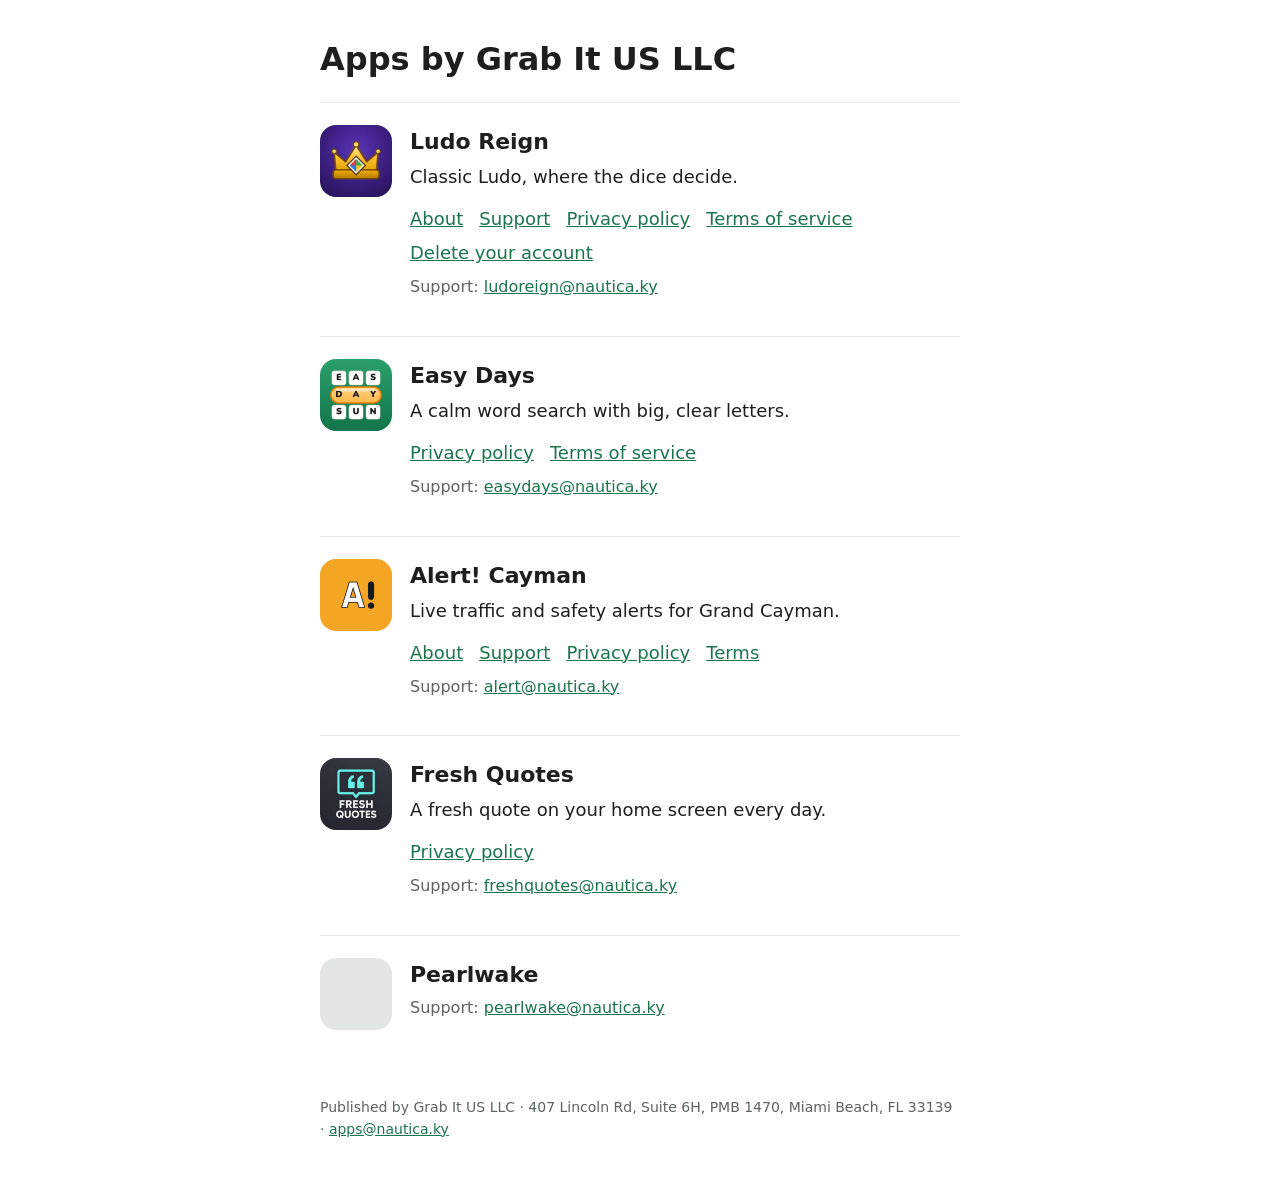
<file: index.html>
<!doctype html>
<html lang="en">
<head>
<meta charset="utf-8">
<meta name="viewport" content="width=device-width, initial-scale=1">
<title>Apps by Grab It US LLC</title>
<link rel="stylesheet" href="/assets/site.css">
</head>
<body>
<main>
<h1>Apps by Grab It US LLC</h1>
<ul class="apps">
<li class="app">
<img src="/assets/icons/ludo-reign.png" alt="" width="72" height="72">
<div>
<h2>Ludo Reign</h2>
<p>Classic Ludo, where the dice decide.</p>
<ul class="links"><li><a href="/ludo-reign/">About</a></li><li><a href="/ludo-reign/support/">Support</a></li><li><a href="/ludo-reign/privacy/">Privacy policy</a></li><li><a href="/ludo-reign/terms/">Terms of service</a></li><li><a href="/ludo-reign/delete-account/">Delete your account</a></li></ul>
<p class="email">Support: <a href="mailto:ludoreign@nautica.ky">ludoreign@nautica.ky</a></p>
</div>
</li>
<li class="app">
<img src="/assets/icons/easy-days.png" alt="" width="72" height="72">
<div>
<h2>Easy Days</h2>
<p>A calm word search with big, clear letters.</p>
<ul class="links"><li><a href="/easy-days/privacy/">Privacy policy</a></li><li><a href="/easy-days/terms/">Terms of service</a></li></ul>
<p class="email">Support: <a href="mailto:easydays@nautica.ky">easydays@nautica.ky</a></p>
</div>
</li>
<li class="app">
<img src="/assets/icons/alert-cayman.png" alt="" width="72" height="72">
<div>
<h2>Alert! Cayman</h2>
<p>Live traffic and safety alerts for Grand Cayman.</p>
<ul class="links"><li><a href="/alert-cayman/">About</a></li><li><a href="/alert-cayman/support/">Support</a></li><li><a href="/alert-cayman/privacy/">Privacy policy</a></li><li><a href="/alert-cayman/terms/">Terms</a></li></ul>
<p class="email">Support: <a href="mailto:alert@nautica.ky">alert@nautica.ky</a></p>
</div>
</li>
<li class="app">
<img src="/assets/icons/fresh-quotes.png" alt="" width="72" height="72">
<div>
<h2>Fresh Quotes</h2>
<p>A fresh quote on your home screen every day.</p>
<ul class="links"><li><a href="/fresh-quotes/privacy/">Privacy policy</a></li></ul>
<p class="email">Support: <a href="mailto:freshquotes@nautica.ky">freshquotes@nautica.ky</a></p>
</div>
</li>
<li class="app">
<span class="noicon"></span>
<div>
<h2>Pearlwake</h2>
<p class="email">Support: <a href="mailto:pearlwake@nautica.ky">pearlwake@nautica.ky</a></p>
</div>
</li>
</ul>
</main>
<footer class="site-footer">
<p class="publisher">Published by Grab It US LLC · 407 Lincoln Rd, Suite 6H, PMB 1470, Miami Beach, FL 33139 · <a href="mailto:apps@nautica.ky">apps@nautica.ky</a></p>
</footer>
</body>
</html>
</file>
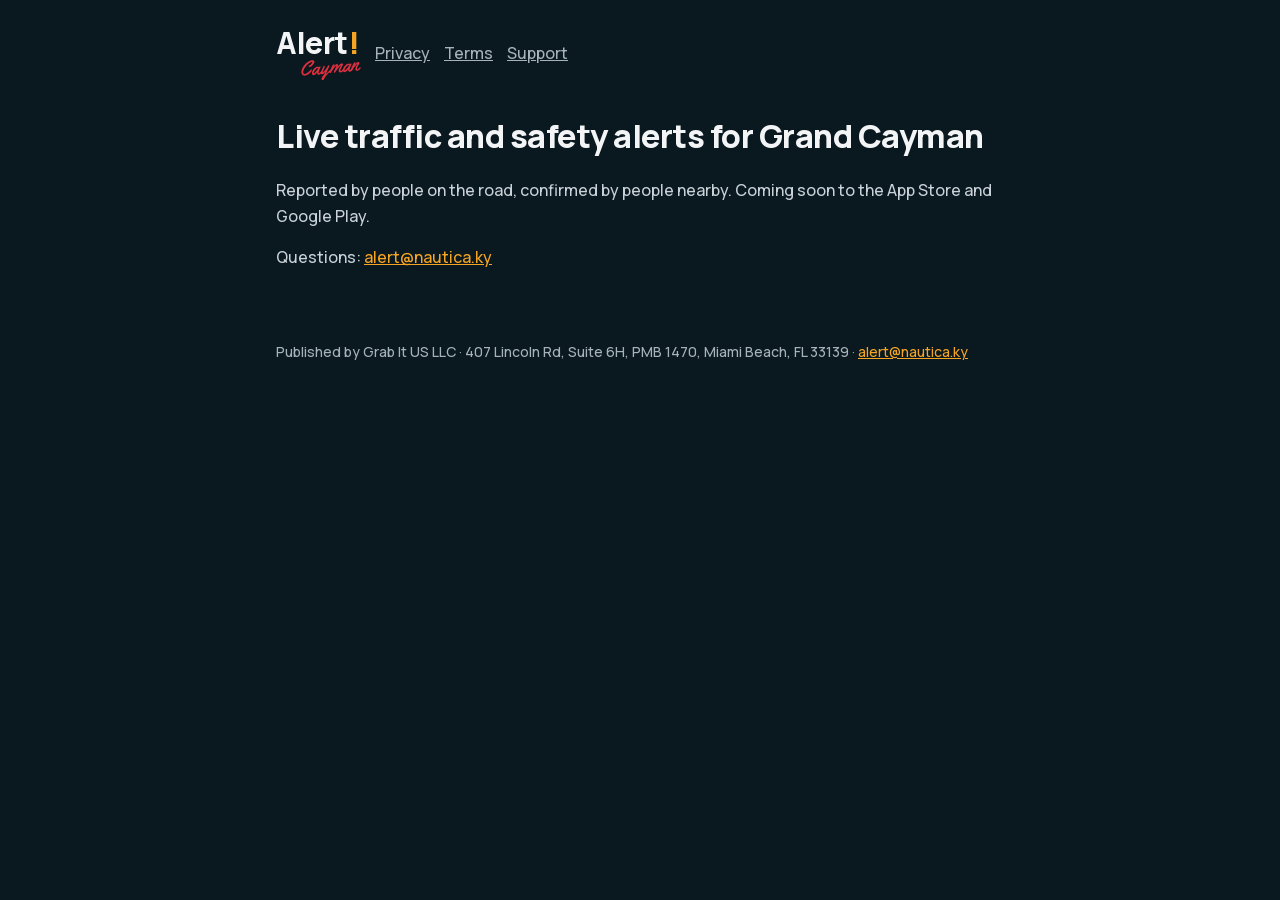
<file: alert-cayman/index.html>
<!doctype html>
<html lang="en">
  <head>
    <meta charset="utf-8" />
    <meta name="viewport" content="width=device-width, initial-scale=1" />
    <title>Alert! Cayman</title>
    <meta name="description" content="Live traffic and safety alerts for Grand Cayman, reported by people on the road." />
    <link rel="stylesheet" href="/alert-cayman/site.css" />
  </head>
  <body>
    <header>
      <a class="mark" href="/alert-cayman/" aria-label="Alert! Cayman home"><span class="alert">Alert<span class="bang">!</span></span><span class="cayman">Cayman</span></a>
      <nav><a href="/alert-cayman/privacy/">Privacy</a><a href="/alert-cayman/terms/">Terms</a><a href="/alert-cayman/support/">Support</a></nav>
    </header>
    <main>
      <h1>Live traffic and safety alerts for Grand Cayman</h1>
      <p>Reported by people on the road, confirmed by people nearby. Coming soon to the App Store and Google Play.</p>
      <p>Questions: <a href="mailto:alert@nautica.ky">alert@nautica.ky</a></p>
    </main>
    <footer class="site-footer">
<p class="publisher">Published by Grab It US LLC · 407 Lincoln Rd, Suite 6H, PMB 1470, Miami Beach, FL 33139 · <a href="mailto:alert@nautica.ky">alert@nautica.ky</a></p>
</footer>
  </body>
</html>
</file>
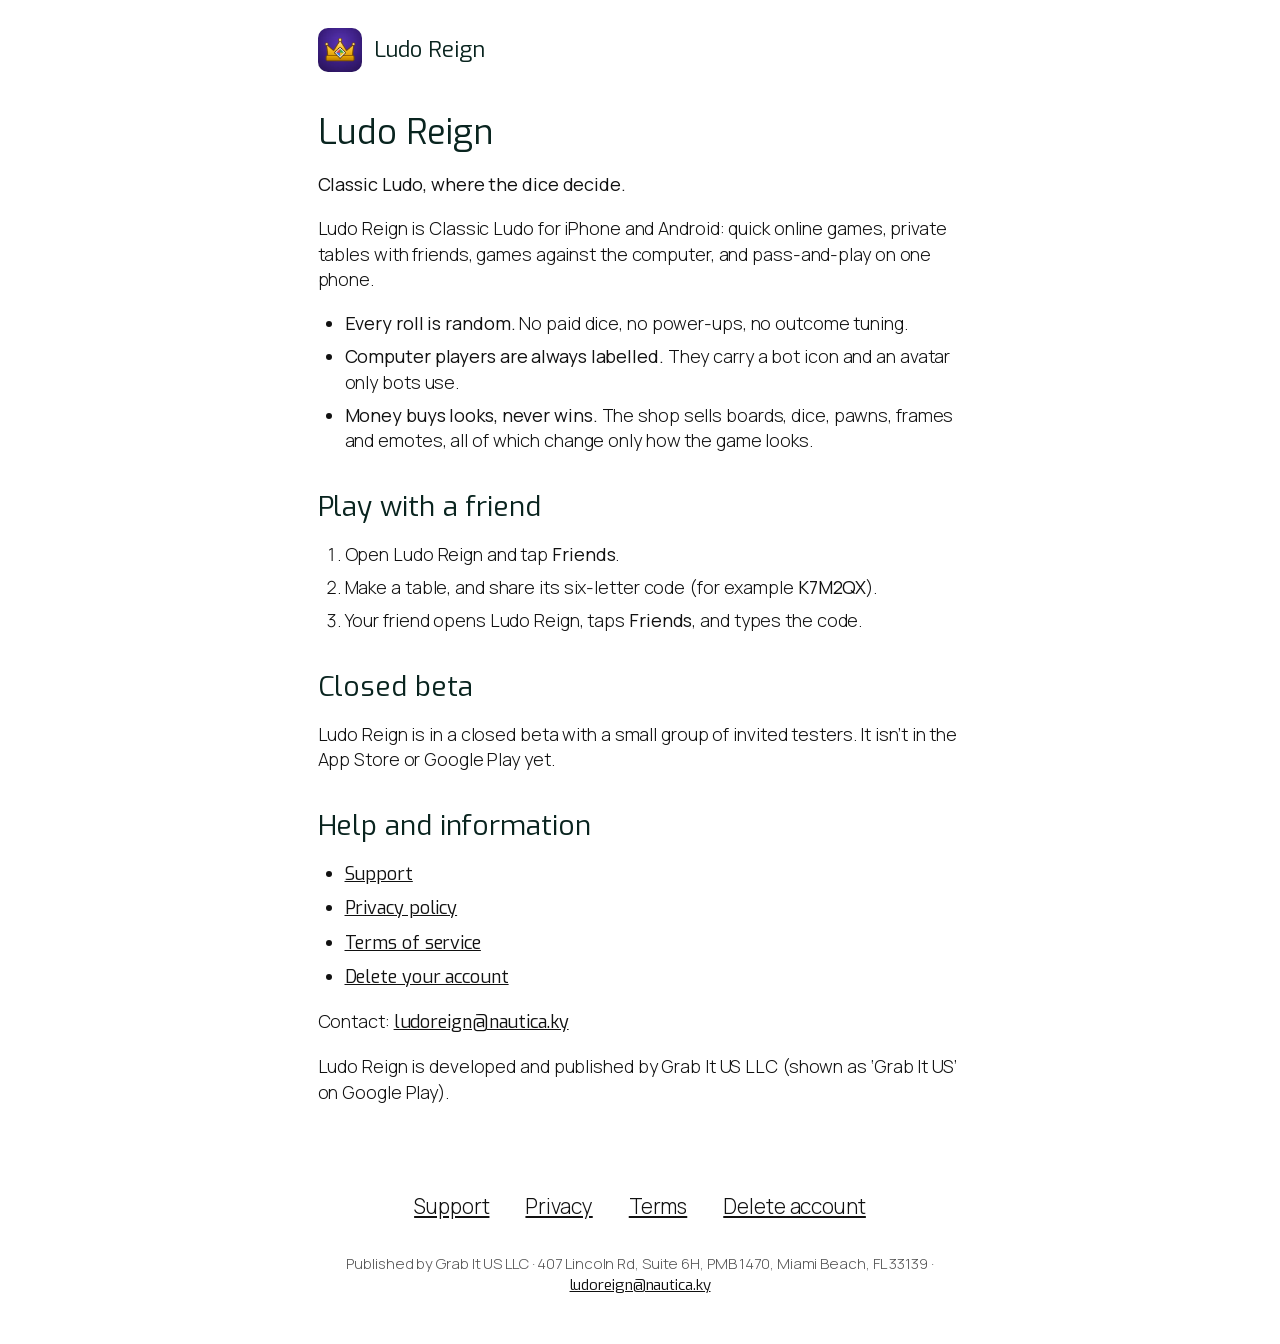
<file: ludo-reign/index.html>
<!doctype html>
<html lang="en">
<head>
<meta charset="utf-8">
<meta name="viewport" content="width=device-width, initial-scale=1">
<title>Ludo Reign &#8211; Grab It</title>
<link rel="stylesheet" href="/assets/ludo-reign.css">
</head>
<body>
<header class="game"><a href="/ludo-reign/"><img src="/assets/icons/ludo-reign.png" alt="" width="44" height="44"><span>Ludo Reign</span></a></header>
<main>
<div>
		<h1>Ludo Reign</h1>
		<div>
<p><strong>Classic Ludo, where the dice decide.</strong></p>
<p>Ludo Reign is Classic Ludo for iPhone and Android: quick online games, private tables with friends, games against the computer, and pass-and-play on one phone.</p>
<ul>
<li><strong>Every roll is random.</strong> No paid dice, no power-ups, no outcome tuning.</li>
<li><strong>Computer players are always labelled.</strong> They carry a bot icon and an avatar only bots use.</li>
<li><strong>Money buys looks, never wins.</strong> The shop sells boards, dice, pawns, frames and emotes, all of which change only how the game looks.</li>
</ul>
<h2>Play with a friend</h2>
<ol>
<li>Open Ludo Reign and tap <strong>Friends</strong>.</li>
<li>Make a table, and share its six-letter code (for example <strong>K7M2QX</strong>).</li>
<li>Your friend opens Ludo Reign, taps <strong>Friends</strong>, and types the code.</li>
</ol>
<h2>Closed beta</h2>
<p>Ludo Reign is in a closed beta with a small group of invited testers. It isn&#8217;t in the App Store or Google Play yet.</p>
<h2>Help and information</h2>
<ul>
<li><a href="/ludo-reign/support/">Support</a></li>
<li><a href="/ludo-reign/privacy/">Privacy policy</a></li>
<li><a href="/ludo-reign/terms/">Terms of service</a></li>
<li><a href="/ludo-reign/delete-account/">Delete your account</a></li>
</ul>
<p>Contact: <a href="mailto:ludoreign@nautica.ky">ludoreign@nautica.ky</a></p>
<p>Ludo Reign is developed and published by Grab It US LLC (shown as &#8216;Grab It US&#8217; on Google Play).</p>
</div>
	</div>
</main>
<footer class="site-footer">
<div>
<div>
<div><a href="/ludo-reign/support/">Support</a></div>
<div><a href="/ludo-reign/privacy/">Privacy</a></div>
<div><a href="/ludo-reign/terms/">Terms</a></div>
<div><a href="/ludo-reign/delete-account/">Delete account</a></div>
</div>
</div>
<p class="publisher">Published by Grab It US LLC · 407 Lincoln Rd, Suite 6H, PMB 1470, Miami Beach, FL 33139 · <a href="mailto:ludoreign@nautica.ky">ludoreign@nautica.ky</a></p>
</footer>
</body>
</html>
</file>
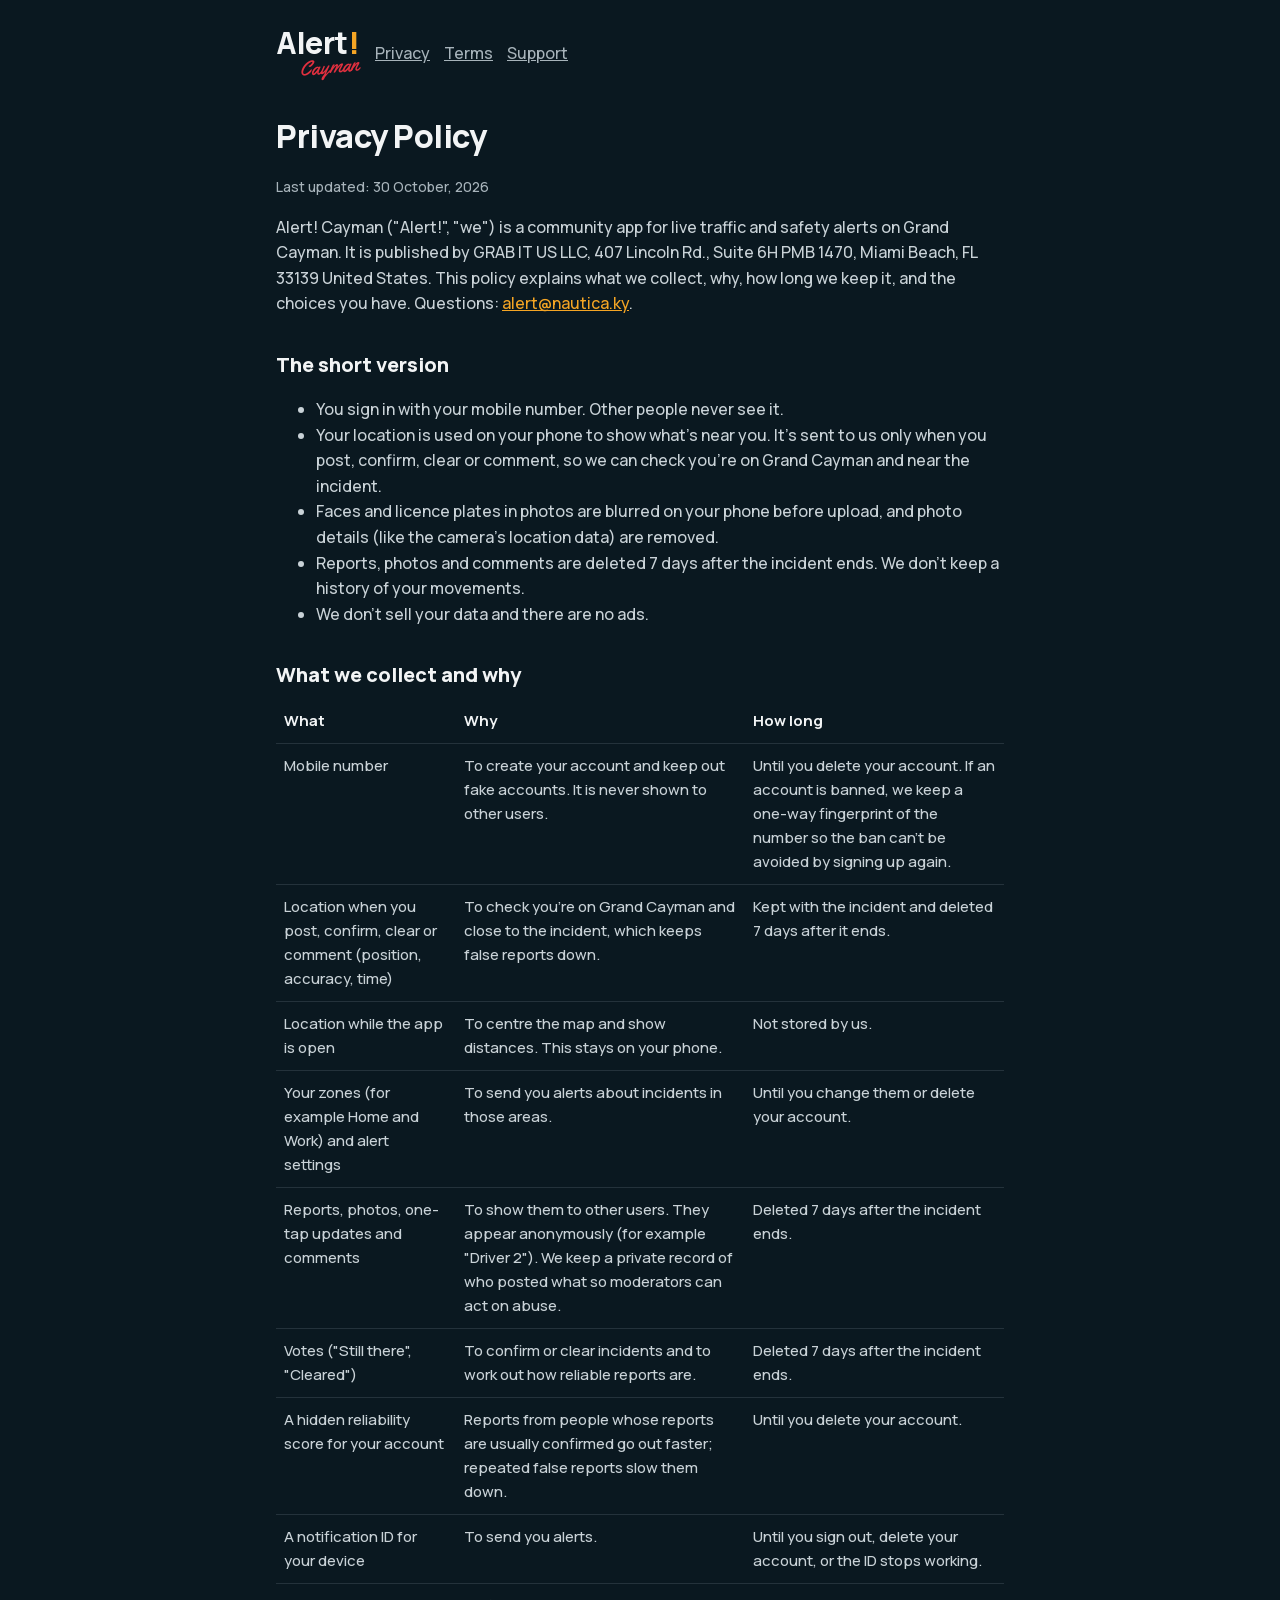
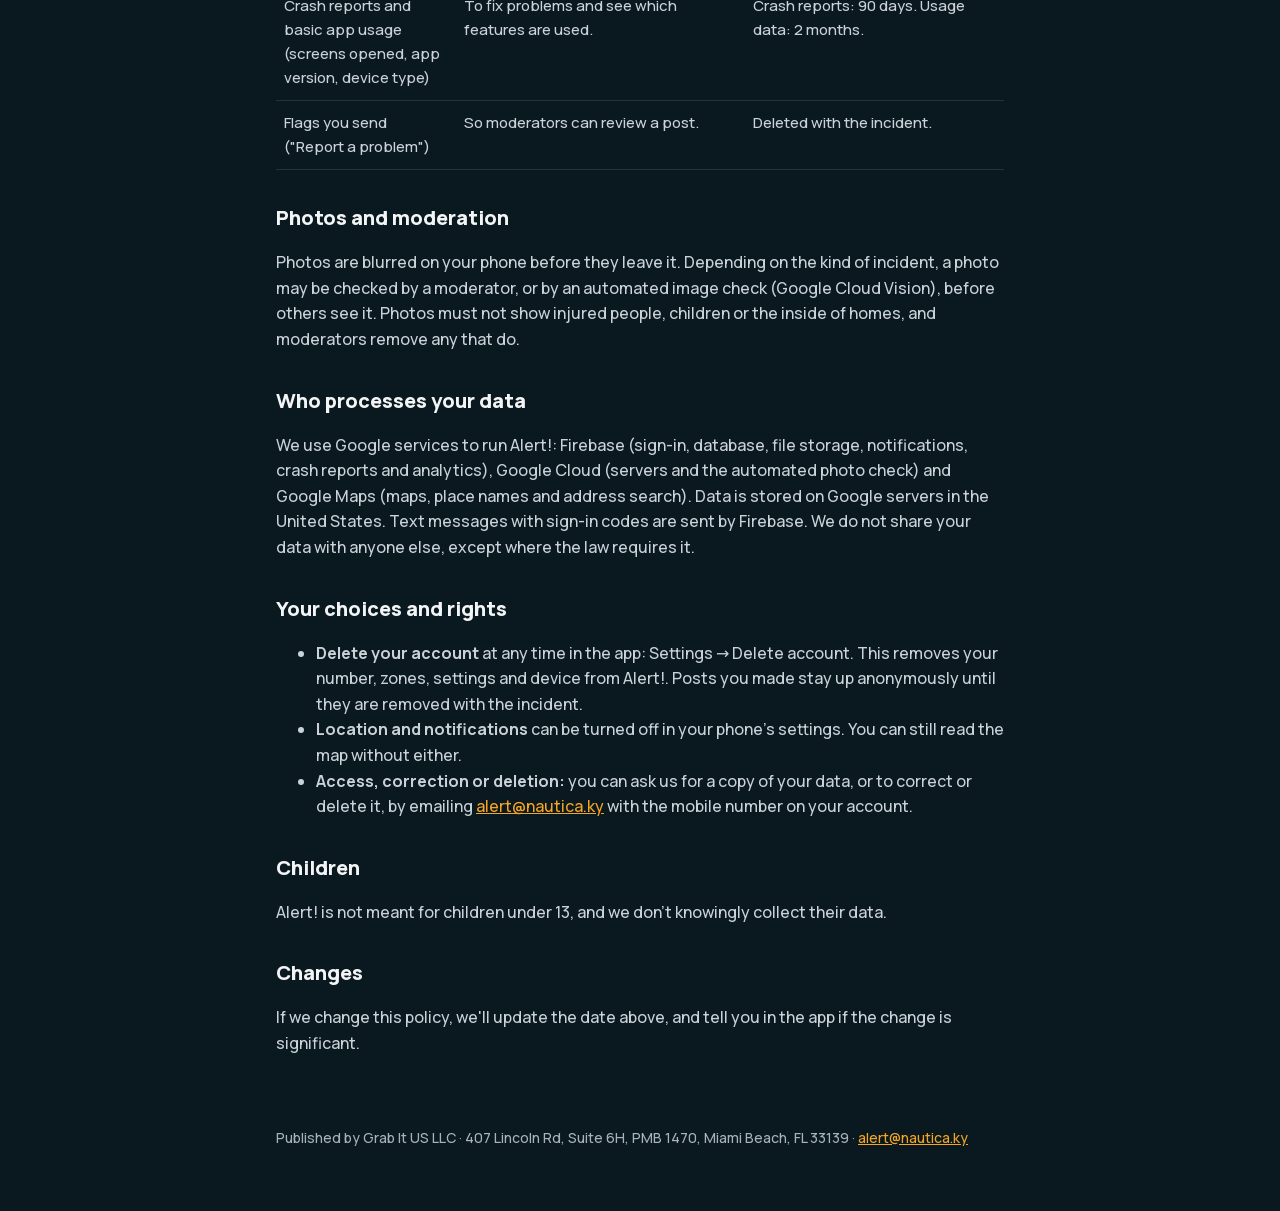
<file: alert-cayman/privacy/index.html>
<!doctype html>
<html lang="en">
  <head>
    <meta charset="utf-8" />
    <meta name="viewport" content="width=device-width, initial-scale=1" />
    <title>Privacy Policy · Alert! Cayman</title>
    <link rel="stylesheet" href="/alert-cayman/site.css" />
  </head>
  <body>
    <header>
      <a class="mark" href="/alert-cayman/" aria-label="Alert! Cayman home"><span class="alert">Alert<span class="bang">!</span></span><span class="cayman">Cayman</span></a>
      <nav><a href="/alert-cayman/privacy/">Privacy</a><a href="/alert-cayman/terms/">Terms</a><a href="/alert-cayman/support/">Support</a></nav>
    </header>
    <main>
      <h1>Privacy Policy</h1>
      <p class="meta">Last updated: 30 October, 2026</p>
      <p>
        Alert! Cayman ("Alert!", "we") is a community app for live traffic and safety alerts on Grand Cayman. It is
        published by GRAB IT US LLC, 407 Lincoln Rd., Suite 6H PMB 1470, Miami Beach, FL 33139 United States. This policy explains what we collect, why, how long we keep
        it, and the choices you have. Questions: <a href="mailto:alert@nautica.ky">alert@nautica.ky</a>.
      </p>

      <h2>The short version</h2>
      <ul>
        <li>You sign in with your mobile number. Other people never see it.</li>
        <li>Your location is used on your phone to show what's near you. It's sent to us only when you post, confirm, clear or comment, so we can check you're on Grand Cayman and near the incident.</li>
        <li>Faces and licence plates in photos are blurred on your phone before upload, and photo details (like the camera's location data) are removed.</li>
        <li>Reports, photos and comments are deleted 7 days after the incident ends. We don't keep a history of your movements.</li>
        <li>We don't sell your data and there are no ads.</li>
      </ul>

      <h2>What we collect and why</h2>
      <table>
        <tr><th>What</th><th>Why</th><th>How long</th></tr>
        <tr>
          <td>Mobile number</td>
          <td>To create your account and keep out fake accounts. It is never shown to other users.</td>
          <td>Until you delete your account. If an account is banned, we keep a one-way fingerprint of the number so the ban can't be avoided by signing up again.</td>
        </tr>
        <tr>
          <td>Location when you post, confirm, clear or comment (position, accuracy, time)</td>
          <td>To check you're on Grand Cayman and close to the incident, which keeps false reports down.</td>
          <td>Kept with the incident and deleted 7 days after it ends.</td>
        </tr>
        <tr>
          <td>Location while the app is open</td>
          <td>To centre the map and show distances. This stays on your phone.</td>
          <td>Not stored by us.</td>
        </tr>
        <tr>
          <td>Your zones (for example Home and Work) and alert settings</td>
          <td>To send you alerts about incidents in those areas.</td>
          <td>Until you change them or delete your account.</td>
        </tr>
        <tr>
          <td>Reports, photos, one-tap updates and comments</td>
          <td>To show them to other users. They appear anonymously (for example "Driver 2"). We keep a private record of who posted what so moderators can act on abuse.</td>
          <td>Deleted 7 days after the incident ends.</td>
        </tr>
        <tr>
          <td>Votes ("Still there", "Cleared")</td>
          <td>To confirm or clear incidents and to work out how reliable reports are.</td>
          <td>Deleted 7 days after the incident ends.</td>
        </tr>
        <tr>
          <td>A hidden reliability score for your account</td>
          <td>Reports from people whose reports are usually confirmed go out faster; repeated false reports slow them down.</td>
          <td>Until you delete your account.</td>
        </tr>
        <tr>
          <td>A notification ID for your device</td>
          <td>To send you alerts.</td>
          <td>Until you sign out, delete your account, or the ID stops working.</td>
        </tr>
        <tr>
          <td>Crash reports and basic app usage (screens opened, app version, device type)</td>
          <td>To fix problems and see which features are used.</td>
          <td>Crash reports: 90 days. Usage data: 2 months.</td>
        </tr>
        <tr>
          <td>Flags you send ("Report a problem")</td>
          <td>So moderators can review a post.</td>
          <td>Deleted with the incident.</td>
        </tr>
      </table>

      <h2>Photos and moderation</h2>
      <p>
        Photos are blurred on your phone before they leave it. Depending on the kind of incident, a photo may be checked
        by a moderator, or by an automated image check (Google Cloud Vision), before others see it. Photos must not show
        injured people, children or the inside of homes, and moderators remove any that do.
      </p>

      <h2>Who processes your data</h2>
      <p>
        We use Google services to run Alert!: Firebase (sign-in, database, file storage, notifications, crash reports
        and analytics), Google Cloud (servers and the automated photo check) and Google Maps (maps, place names and
        address search). Data is stored on Google servers in the United States. Text messages with sign-in codes are
        sent by Firebase. We do not share your data with anyone else, except where the law requires it.
      </p>

      <h2>Your choices and rights</h2>
      <ul>
        <li><b>Delete your account</b> at any time in the app: Settings → Delete account. This removes your number, zones, settings and device from Alert!. Posts you made stay up anonymously until they are removed with the incident.</li>
        <li><b>Location and notifications</b> can be turned off in your phone's settings. You can still read the map without either.</li>
        <li><b>Access, correction or deletion:</b> you can ask us for a copy of your data, or to correct or delete it, by emailing <a href="mailto:alert@nautica.ky">alert@nautica.ky</a> with the mobile number on your account.</li>
      </ul>

      <h2>Children</h2>
      <p>Alert! is not meant for children under 13, and we don't knowingly collect their data.</p>

      <h2>Changes</h2>
      <p>If we change this policy, we'll update the date above, and tell you in the app if the change is significant.</p>
    </main>
    <footer class="site-footer">
<p class="publisher">Published by Grab It US LLC · 407 Lincoln Rd, Suite 6H, PMB 1470, Miami Beach, FL 33139 · <a href="mailto:alert@nautica.ky">alert@nautica.ky</a></p>
</footer>
  </body>
</html>
</file>
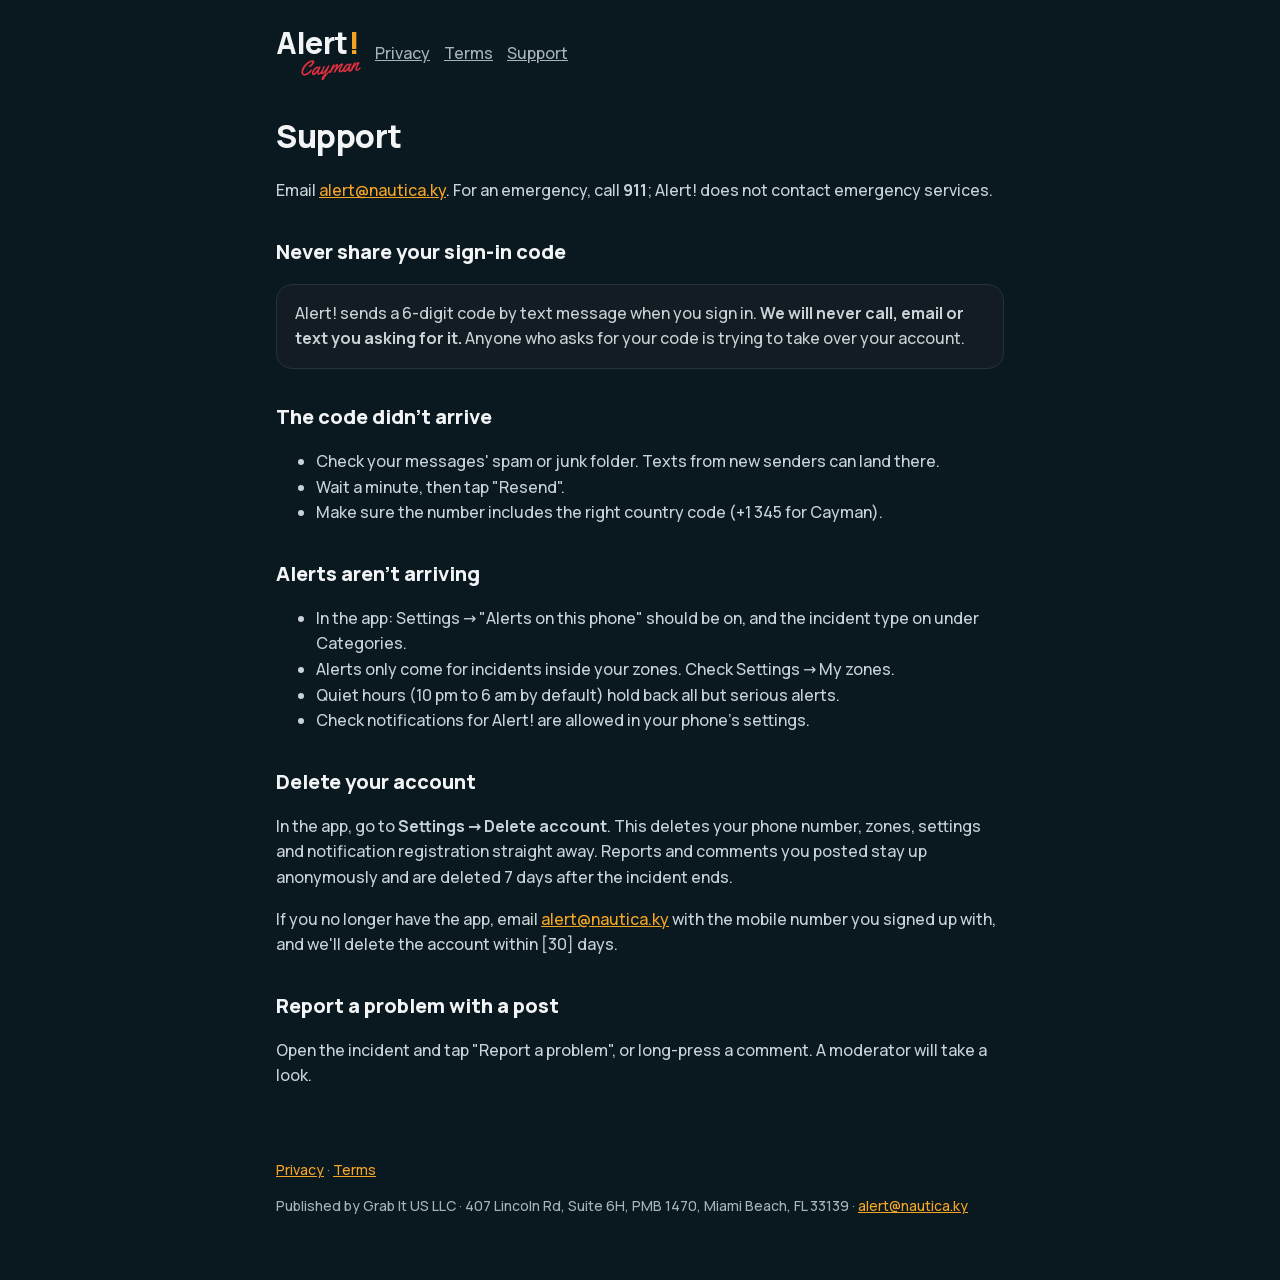
<file: alert-cayman/support/index.html>
<!doctype html>
<html lang="en">
  <head>
    <meta charset="utf-8" />
    <meta name="viewport" content="width=device-width, initial-scale=1" />
    <title>Support · Alert! Cayman</title>
    <link rel="stylesheet" href="/alert-cayman/site.css" />
  </head>
  <body>
    <header>
      <a class="mark" href="/alert-cayman/" aria-label="Alert! Cayman home"><span class="alert">Alert<span class="bang">!</span></span><span class="cayman">Cayman</span></a>
      <nav><a href="/alert-cayman/privacy/">Privacy</a><a href="/alert-cayman/terms/">Terms</a><a href="/alert-cayman/support/">Support</a></nav>
    </header>
    <main>
      <h1>Support</h1>
      <p>
        Email <a href="mailto:alert@nautica.ky">alert@nautica.ky</a>. For an emergency, call <b>911</b>; Alert! does not
        contact emergency services.
      </p>

      <h2>Never share your sign-in code</h2>
      <p class="box">
        Alert! sends a 6-digit code by text message when you sign in. <b>We will never call, email or text you asking
        for it.</b> Anyone who asks for your code is trying to take over your account.
      </p>

      <h2>The code didn't arrive</h2>
      <ul>
        <li>Check your messages' spam or junk folder. Texts from new senders can land there.</li>
        <li>Wait a minute, then tap "Resend".</li>
        <li>Make sure the number includes the right country code (+1 345 for Cayman).</li>
      </ul>

      <h2>Alerts aren't arriving</h2>
      <ul>
        <li>In the app: Settings → "Alerts on this phone" should be on, and the incident type on under Categories.</li>
        <li>Alerts only come for incidents inside your zones. Check Settings → My zones.</li>
        <li>Quiet hours (10 pm to 6 am by default) hold back all but serious alerts.</li>
        <li>Check notifications for Alert! are allowed in your phone's settings.</li>
      </ul>

      <h2 id="delete">Delete your account</h2>
      <p>
        In the app, go to <b>Settings → Delete account</b>. This deletes your phone number, zones, settings and
        notification registration straight away. Reports and comments you posted stay up anonymously and are deleted
        7 days after the incident ends.
      </p>
      <p>
        If you no longer have the app, email <a href="mailto:alert@nautica.ky">alert@nautica.ky</a> with the mobile number
        you signed up with, and we'll delete the account within [30] days.
      </p>

      <h2>Report a problem with a post</h2>
      <p>Open the incident and tap "Report a problem", or long-press a comment. A moderator will take a look.</p>
    </main>
    <footer class="site-footer">
<p class="links"><a href="/alert-cayman/privacy/">Privacy</a> · <a href="/alert-cayman/terms/">Terms</a></p>
<p class="publisher">Published by Grab It US LLC · 407 Lincoln Rd, Suite 6H, PMB 1470, Miami Beach, FL 33139 · <a href="mailto:alert@nautica.ky">alert@nautica.ky</a></p>
</footer>
  </body>
</html>
</file>
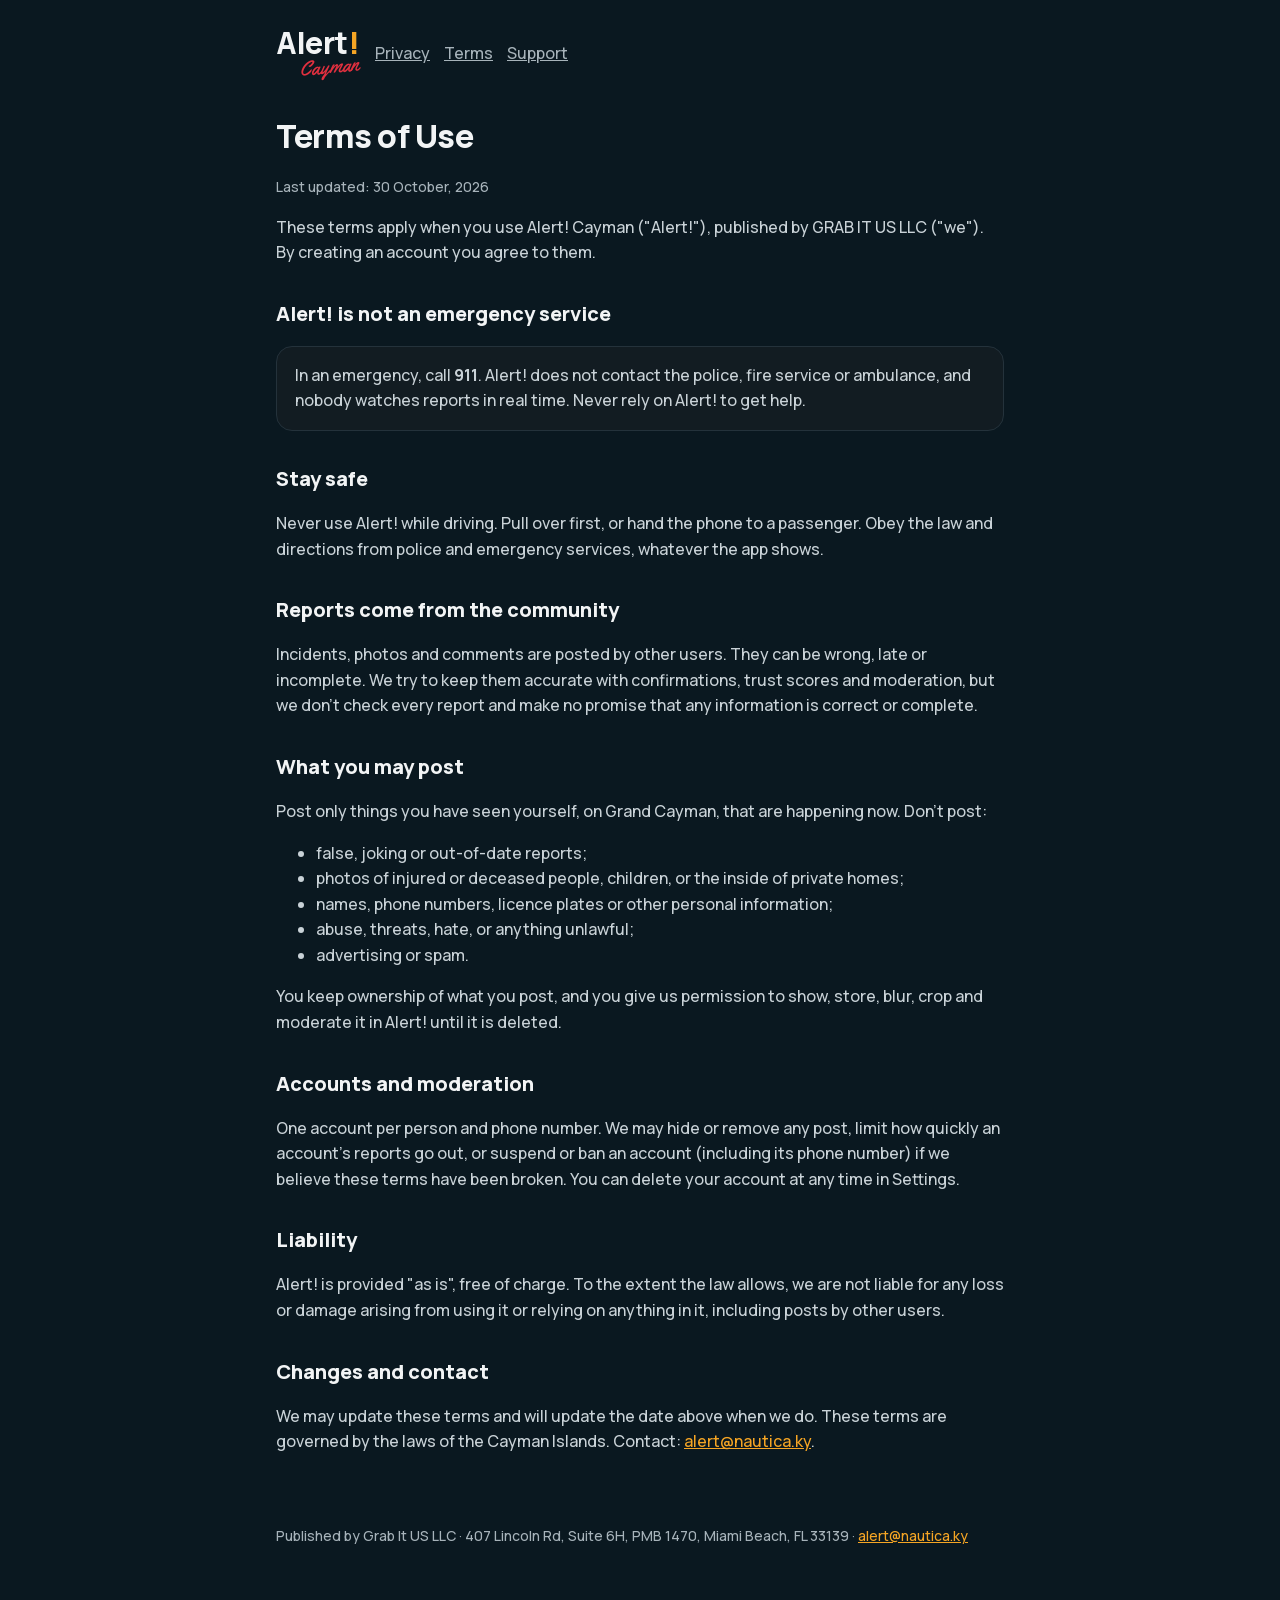
<file: alert-cayman/terms/index.html>
<!doctype html>
<html lang="en">
  <head>
    <meta charset="utf-8" />
    <meta name="viewport" content="width=device-width, initial-scale=1" />
    <title>Terms of Use · Alert! Cayman</title>
    <link rel="stylesheet" href="/alert-cayman/site.css" />
  </head>
  <body>
    <header>
      <a class="mark" href="/alert-cayman/" aria-label="Alert! Cayman home"><span class="alert">Alert<span class="bang">!</span></span><span class="cayman">Cayman</span></a>
      <nav><a href="/alert-cayman/privacy/">Privacy</a><a href="/alert-cayman/terms/">Terms</a><a href="/alert-cayman/support/">Support</a></nav>
    </header>
    <main>
      <h1>Terms of Use</h1>
      <p class="meta">Last updated: 30 October, 2026</p>
      <p>
        These terms apply when you use Alert! Cayman ("Alert!"), published by GRAB IT US LLC ("we"). By creating an
        account you agree to them.
      </p>

      <h2>Alert! is not an emergency service</h2>
      <p class="box">
        In an emergency, call <b>911</b>. Alert! does not contact the police, fire service or ambulance, and nobody
        watches reports in real time. Never rely on Alert! to get help.
      </p>

      <h2>Stay safe</h2>
      <p>
        Never use Alert! while driving. Pull over first, or hand the phone to a passenger. Obey the law and directions
        from police and emergency services, whatever the app shows.
      </p>

      <h2>Reports come from the community</h2>
      <p>
        Incidents, photos and comments are posted by other users. They can be wrong, late or incomplete. We try to keep
        them accurate with confirmations, trust scores and moderation, but we don't check every report and make no
        promise that any information is correct or complete.
      </p>

      <h2>What you may post</h2>
      <p>Post only things you have seen yourself, on Grand Cayman, that are happening now. Don't post:</p>
      <ul>
        <li>false, joking or out-of-date reports;</li>
        <li>photos of injured or deceased people, children, or the inside of private homes;</li>
        <li>names, phone numbers, licence plates or other personal information;</li>
        <li>abuse, threats, hate, or anything unlawful;</li>
        <li>advertising or spam.</li>
      </ul>
      <p>
        You keep ownership of what you post, and you give us permission to show, store, blur, crop and moderate it in
        Alert! until it is deleted.
      </p>

      <h2>Accounts and moderation</h2>
      <p>
        One account per person and phone number. We may hide or remove any post, limit how quickly an account's reports
        go out, or suspend or ban an account (including its phone number) if we believe these terms have been broken.
        You can delete your account at any time in Settings.
      </p>

      <h2>Liability</h2>
      <p>
        Alert! is provided "as is", free of charge. To the extent the law allows, we are not liable for any loss or
        damage arising from using it or relying on anything in it, including posts by other users.
      </p>

      <h2>Changes and contact</h2>
      <p>
        We may update these terms and will update the date above when we do. These terms are governed by the laws of
        the Cayman Islands. Contact: <a href="mailto:alert@nautica.ky">alert@nautica.ky</a>.
      </p>
    </main>
    <footer class="site-footer">
<p class="publisher">Published by Grab It US LLC · 407 Lincoln Rd, Suite 6H, PMB 1470, Miami Beach, FL 33139 · <a href="mailto:alert@nautica.ky">alert@nautica.ky</a></p>
</footer>
  </body>
</html>
</file>
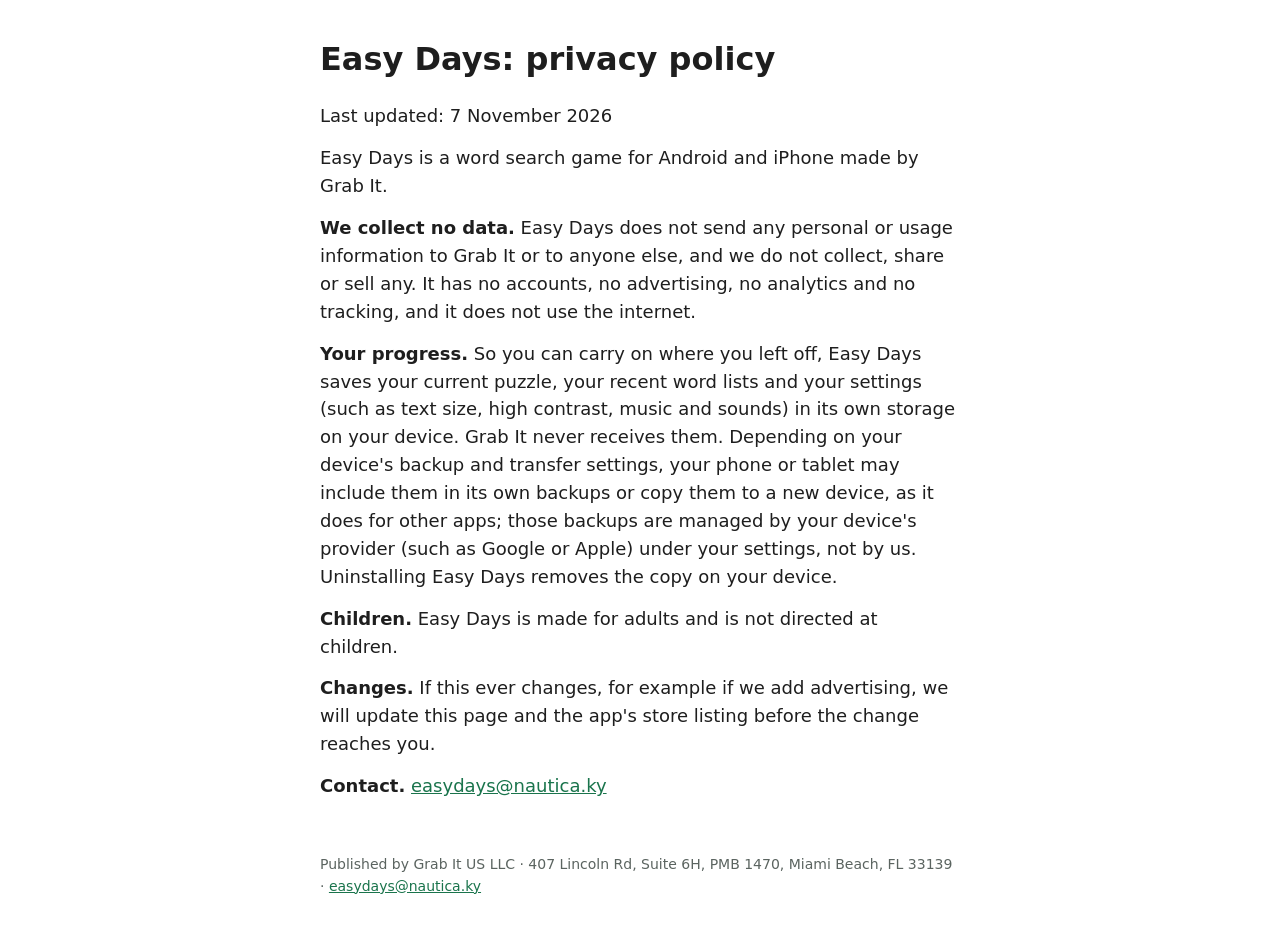
<file: easy-days/privacy/index.html>
<!doctype html>
<html lang="en">
<head>
<meta charset="utf-8">
<meta name="viewport" content="width=device-width, initial-scale=1">
<title>Easy Days: privacy policy</title>
<link rel="stylesheet" href="/assets/site.css">
</head>
<body>
<main>
<h1>Easy Days: privacy policy</h1>
<p>Last updated: 7 November 2026</p>
<p>Easy Days is a word search game for Android and iPhone made by Grab It.</p>
<p><strong>We collect no data.</strong> Easy Days does not send any personal or usage information to Grab It or to anyone else, and we do not collect, share or sell any. It has no accounts, no advertising, no analytics and no tracking, and it does not use the internet.</p>
<p><strong>Your progress.</strong> So you can carry on where you left off, Easy Days saves your current puzzle, your recent word lists and your settings (such as text size, high contrast, music and sounds) in its own storage on your device. Grab It never receives them. Depending on your device's backup and transfer settings, your phone or tablet may include them in its own backups or copy them to a new device, as it does for other apps; those backups are managed by your device's provider (such as Google or Apple) under your settings, not by us. Uninstalling Easy Days removes the copy on your device.</p>
<p><strong>Children.</strong> Easy Days is made for adults and is not directed at children.</p>
<p><strong>Changes.</strong> If this ever changes, for example if we add advertising, we will update this page and the app's store listing before the change reaches you.</p>
<p><strong>Contact.</strong> <a href="mailto:easydays@nautica.ky">easydays@nautica.ky</a></p>
</main>
<footer class="site-footer">
<p class="publisher">Published by Grab It US LLC · 407 Lincoln Rd, Suite 6H, PMB 1470, Miami Beach, FL 33139 · <a href="mailto:easydays@nautica.ky">easydays@nautica.ky</a></p>
</footer>
</body>
</html>
</file>
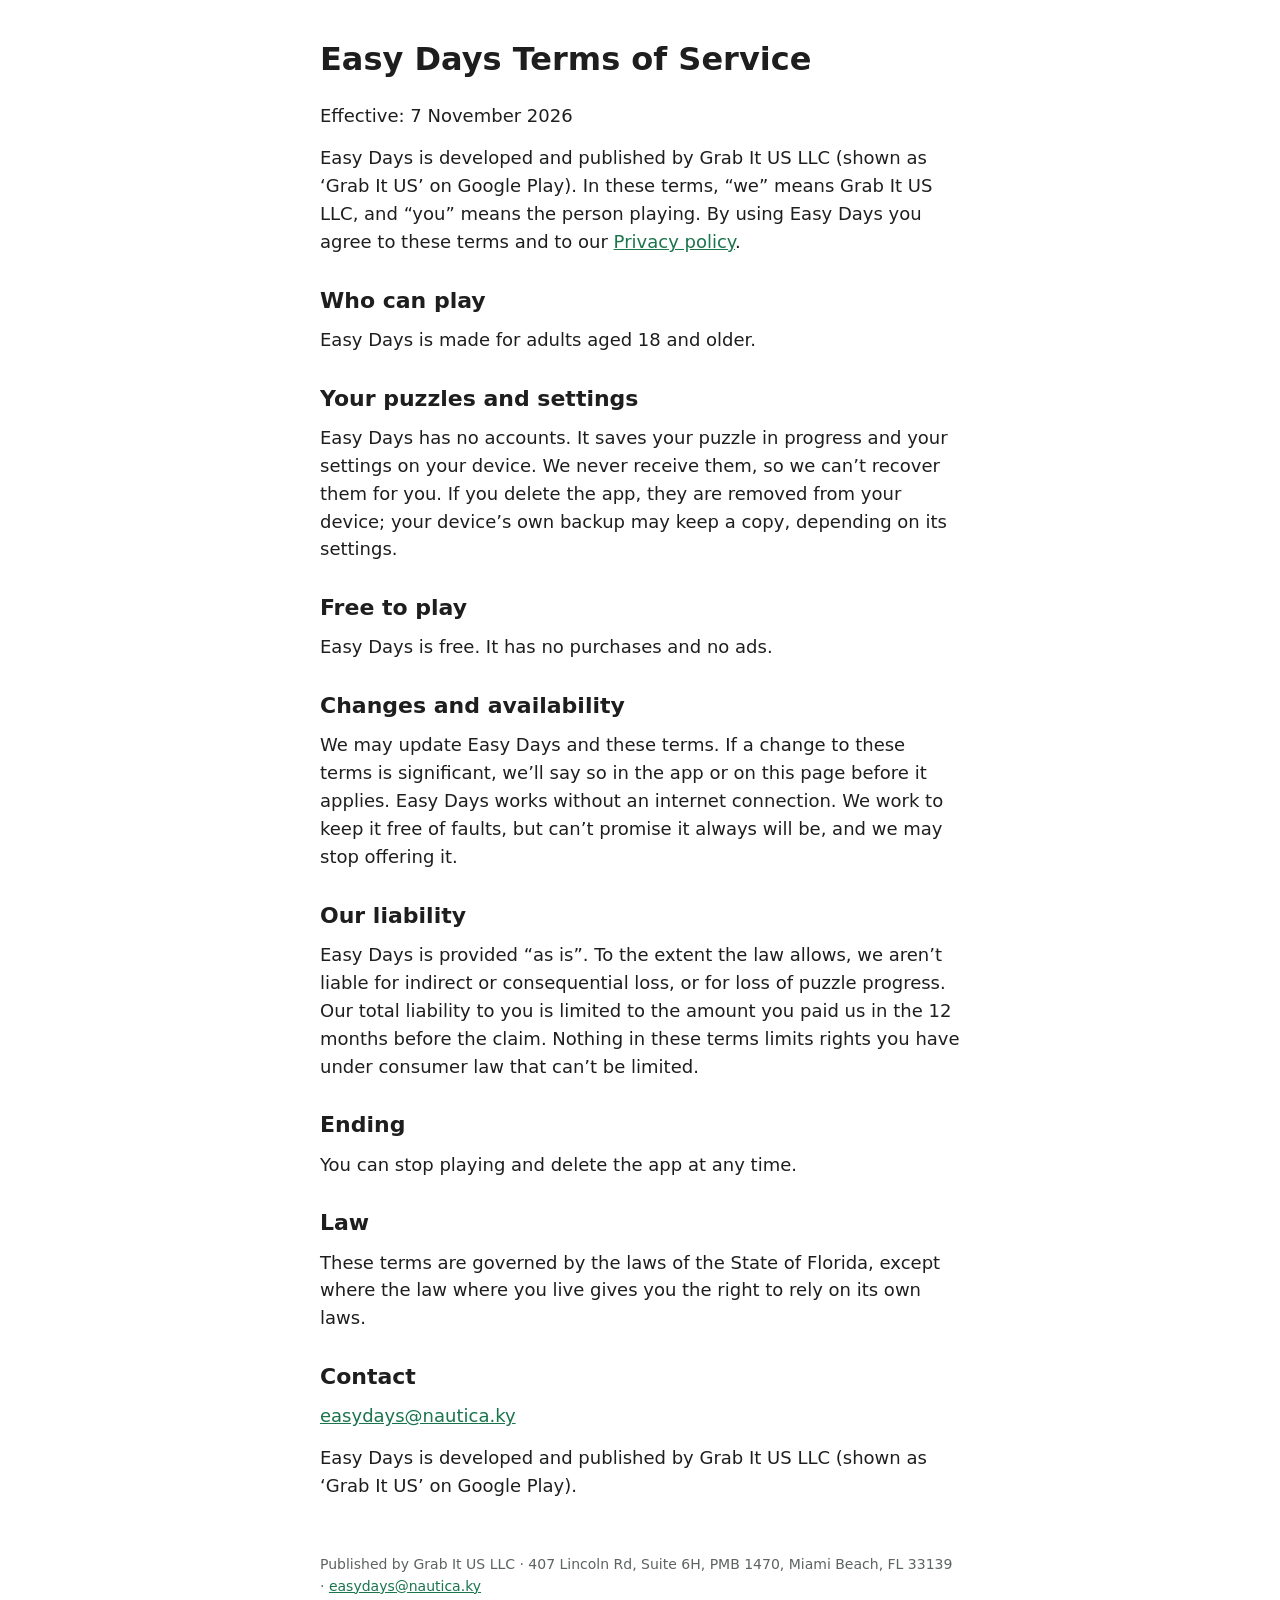
<file: easy-days/terms/index.html>
<!doctype html>
<html lang="en">
<head>
<meta charset="utf-8">
<meta name="viewport" content="width=device-width, initial-scale=1">
<title>Easy Days Terms of Service</title>
<link rel="stylesheet" href="/assets/site.css">
</head>
<body>
<main>
<h1>Easy Days Terms of Service</h1>
<p>Effective: 7 November 2026</p>
<p>Easy Days is developed and published by Grab It US LLC (shown as ‘Grab It US’ on Google Play). In these terms, “we” means Grab It US LLC, and “you” means the person playing. By using Easy Days you agree to these terms and to our <a href="/easy-days/privacy/">Privacy policy</a>.</p>
<h2>Who can play</h2>
<p>Easy Days is made for adults aged 18 and older.</p>
<h2>Your puzzles and settings</h2>
<p>Easy Days has no accounts. It saves your puzzle in progress and your settings on your device. We never receive them, so we can’t recover them for you. If you delete the app, they are removed from your device; your device’s own backup may keep a copy, depending on its settings.</p>
<h2>Free to play</h2>
<p>Easy Days is free. It has no purchases and no ads.</p>
<h2>Changes and availability</h2>
<p>We may update Easy Days and these terms. If a change to these terms is significant, we’ll say so in the app or on this page before it applies. Easy Days works without an internet connection. We work to keep it free of faults, but can’t promise it always will be, and we may stop offering it.</p>
<h2>Our liability</h2>
<p>Easy Days is provided “as is”. To the extent the law allows, we aren’t liable for indirect or consequential loss, or for loss of puzzle progress. Our total liability to you is limited to the amount you paid us in the 12 months before the claim. Nothing in these terms limits rights you have under consumer law that can’t be limited.</p>
<h2>Ending</h2>
<p>You can stop playing and delete the app at any time.</p>
<h2>Law</h2>
<p>These terms are governed by the laws of the State of Florida, except where the law where you live gives you the right to rely on its own laws.</p>
<h2>Contact</h2>
<p><a href="mailto:easydays@nautica.ky">easydays@nautica.ky</a></p>
<p>Easy Days is developed and published by Grab It US LLC (shown as ‘Grab It US’ on Google Play).</p>
</main>
<footer class="site-footer">
<p class="publisher">Published by Grab It US LLC · 407 Lincoln Rd, Suite 6H, PMB 1470, Miami Beach, FL 33139 · <a href="mailto:easydays@nautica.ky">easydays@nautica.ky</a></p>
</footer>
</body>
</html>
</file>
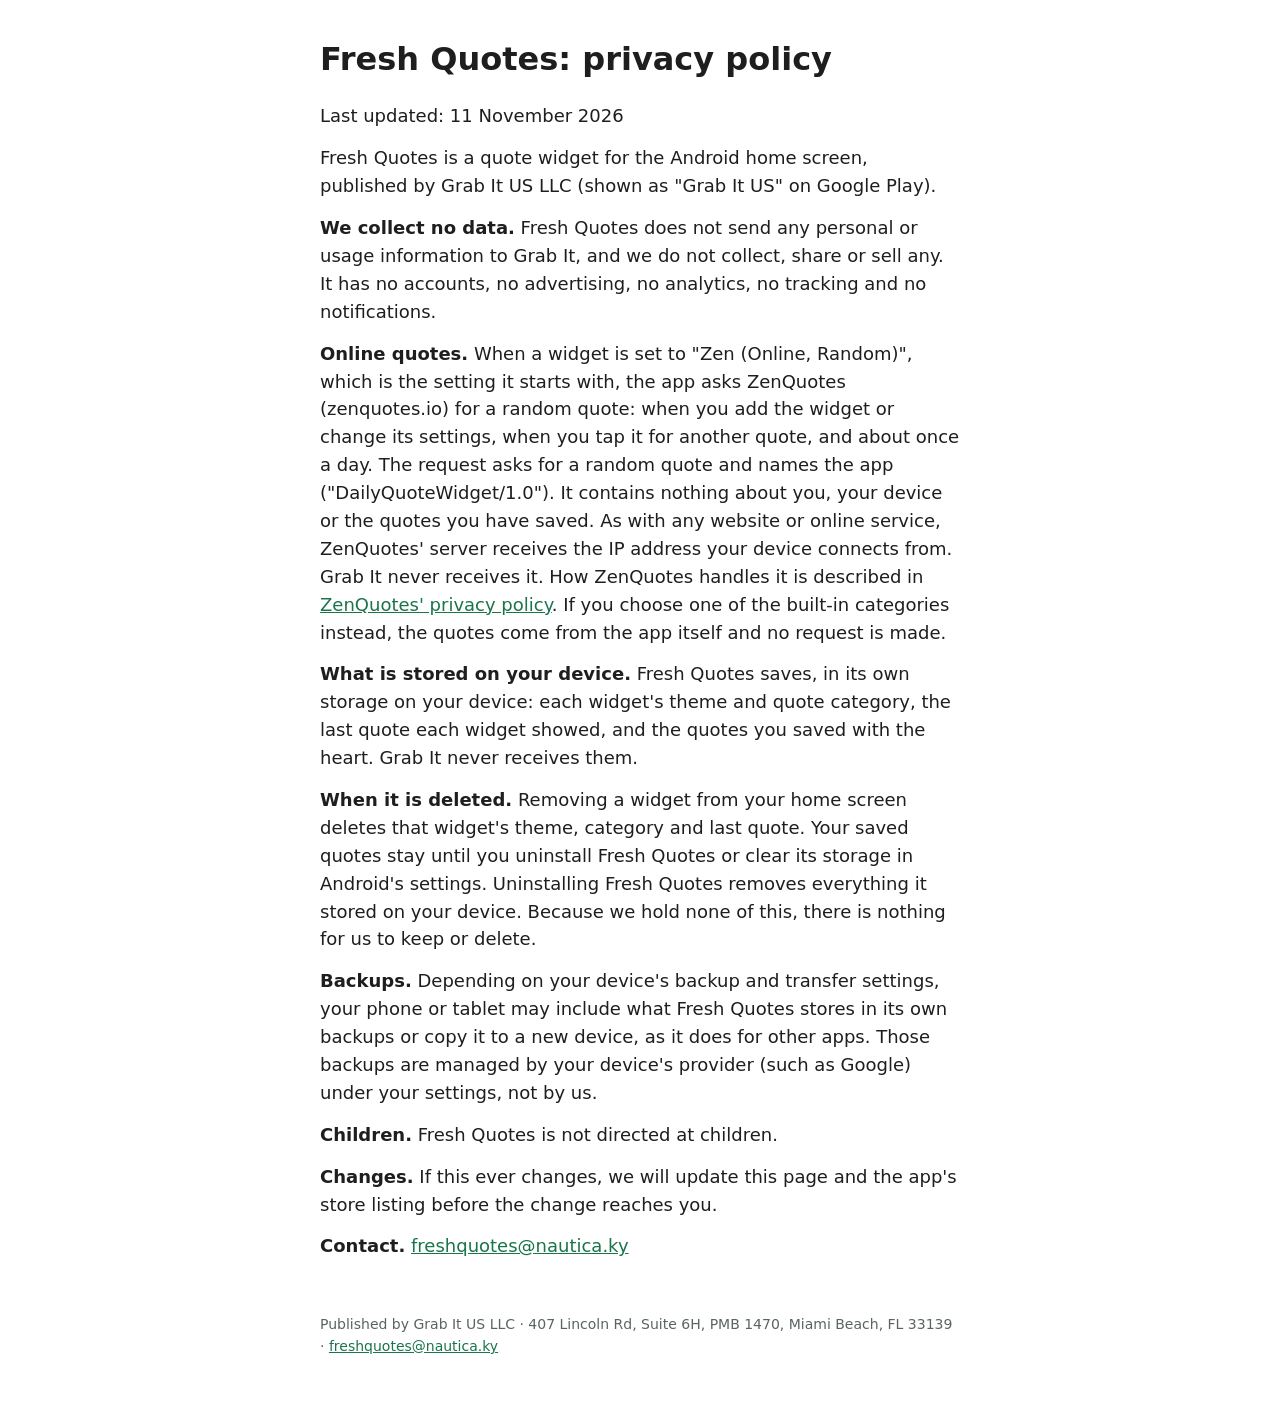
<file: fresh-quotes/privacy/index.html>
<!doctype html>
<html lang="en">
<head>
<meta charset="utf-8">
<meta name="viewport" content="width=device-width, initial-scale=1">
<title>Fresh Quotes: privacy policy</title>
<link rel="stylesheet" href="/assets/site.css">
</head>
<body>
<main>
<h1>Fresh Quotes: privacy policy</h1>
<p>Last updated: 11 November 2026</p>
<p>Fresh Quotes is a quote widget for the Android home screen, published by Grab It US LLC (shown as "Grab It US" on Google Play).</p>
<p><strong>We collect no data.</strong> Fresh Quotes does not send any personal or usage information to Grab It, and we do not collect, share or sell any. It has no accounts, no advertising, no analytics, no tracking and no notifications.</p>
<p><strong>Online quotes.</strong> When a widget is set to "Zen (Online, Random)", which is the setting it starts with, the app asks ZenQuotes (zenquotes.io) for a random quote: when you add the widget or change its settings, when you tap it for another quote, and about once a day. The request asks for a random quote and names the app ("DailyQuoteWidget/1.0"). It contains nothing about you, your device or the quotes you have saved. As with any website or online service, ZenQuotes' server receives the IP address your device connects from. Grab It never receives it. How ZenQuotes handles it is described in <a href="https://docs.zenquotes.io/privacy-policy/">ZenQuotes' privacy policy</a>. If you choose one of the built-in categories instead, the quotes come from the app itself and no request is made.</p>
<p><strong>What is stored on your device.</strong> Fresh Quotes saves, in its own storage on your device: each widget's theme and quote category, the last quote each widget showed, and the quotes you saved with the heart. Grab It never receives them.</p>
<p><strong>When it is deleted.</strong> Removing a widget from your home screen deletes that widget's theme, category and last quote. Your saved quotes stay until you uninstall Fresh Quotes or clear its storage in Android's settings. Uninstalling Fresh Quotes removes everything it stored on your device. Because we hold none of this, there is nothing for us to keep or delete.</p>
<p><strong>Backups.</strong> Depending on your device's backup and transfer settings, your phone or tablet may include what Fresh Quotes stores in its own backups or copy it to a new device, as it does for other apps. Those backups are managed by your device's provider (such as Google) under your settings, not by us.</p>
<p><strong>Children.</strong> Fresh Quotes is not directed at children.</p>
<p><strong>Changes.</strong> If this ever changes, we will update this page and the app's store listing before the change reaches you.</p>
<p><strong>Contact.</strong> <a href="mailto:freshquotes@nautica.ky">freshquotes@nautica.ky</a></p>
</main>
<footer class="site-footer">
<p class="publisher">Published by Grab It US LLC · 407 Lincoln Rd, Suite 6H, PMB 1470, Miami Beach, FL 33139 · <a href="mailto:freshquotes@nautica.ky">freshquotes@nautica.ky</a></p>
</footer>
</body>
</html>
</file>
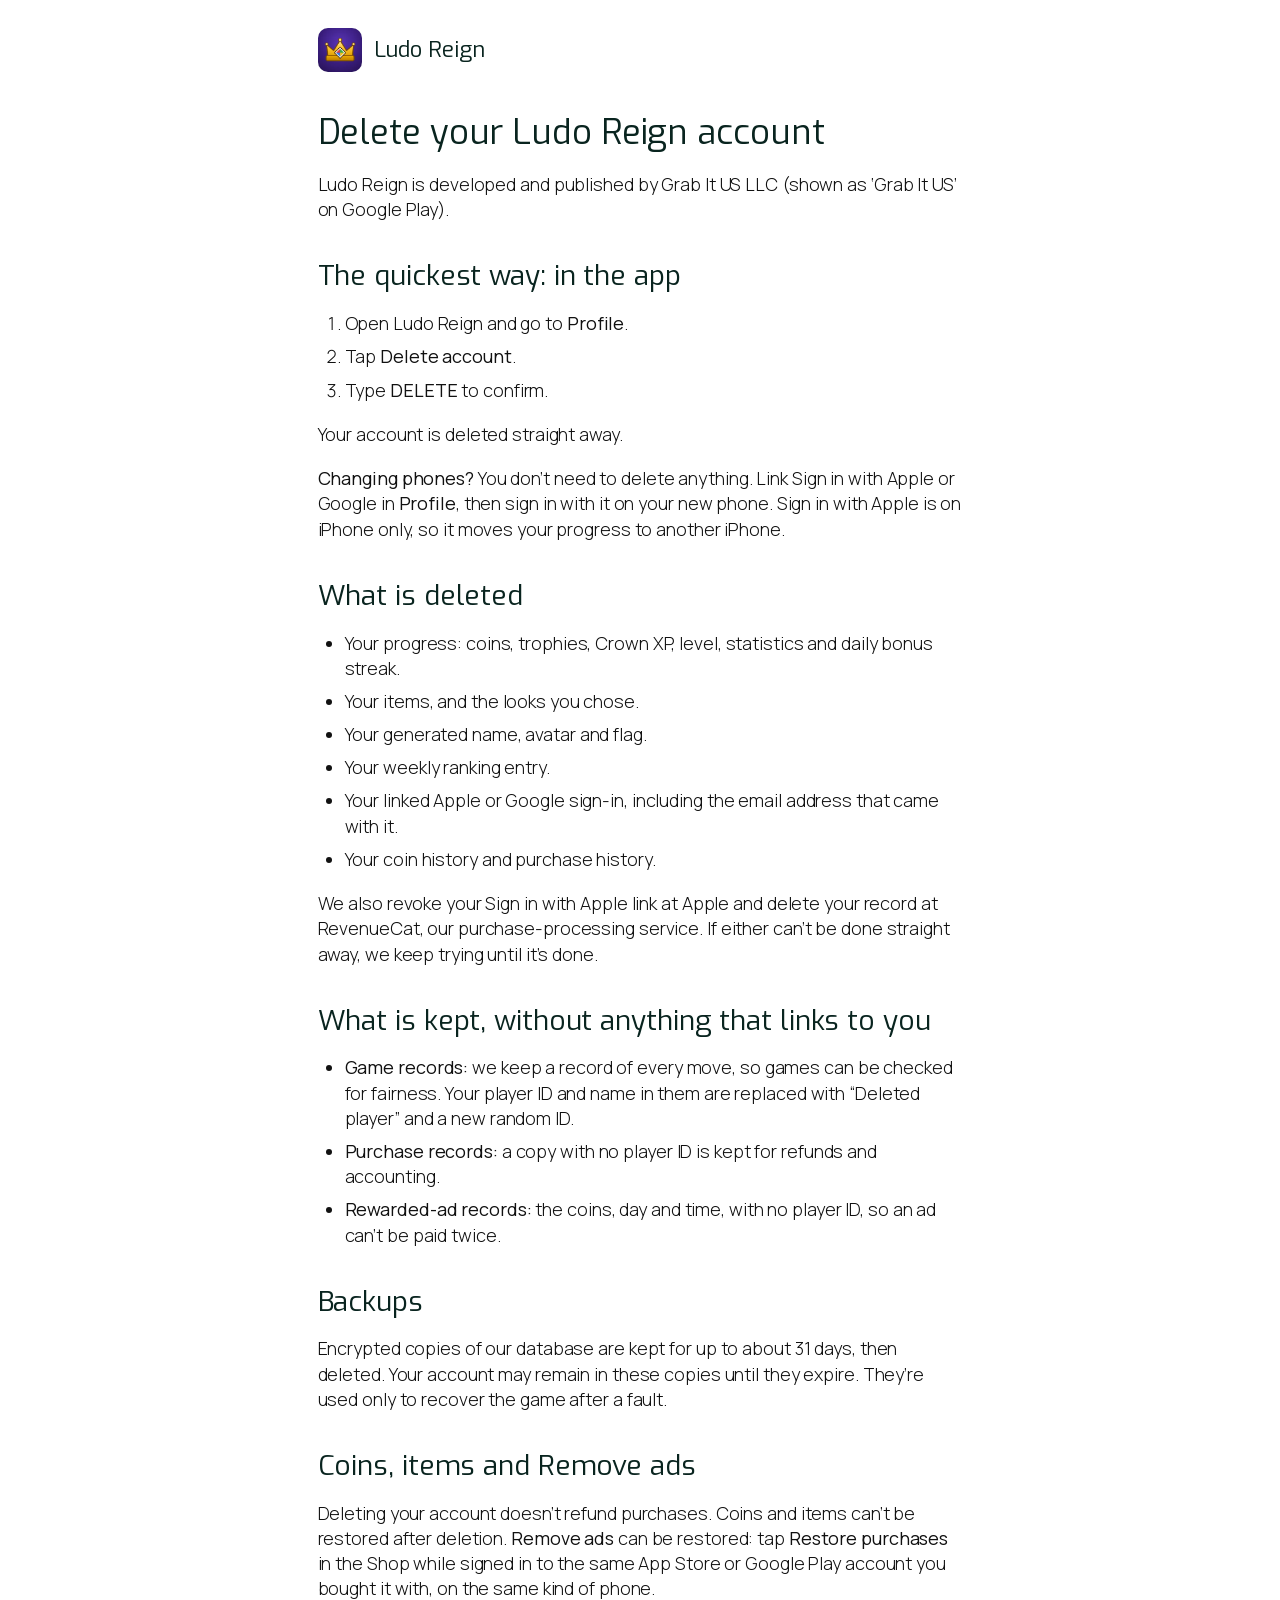
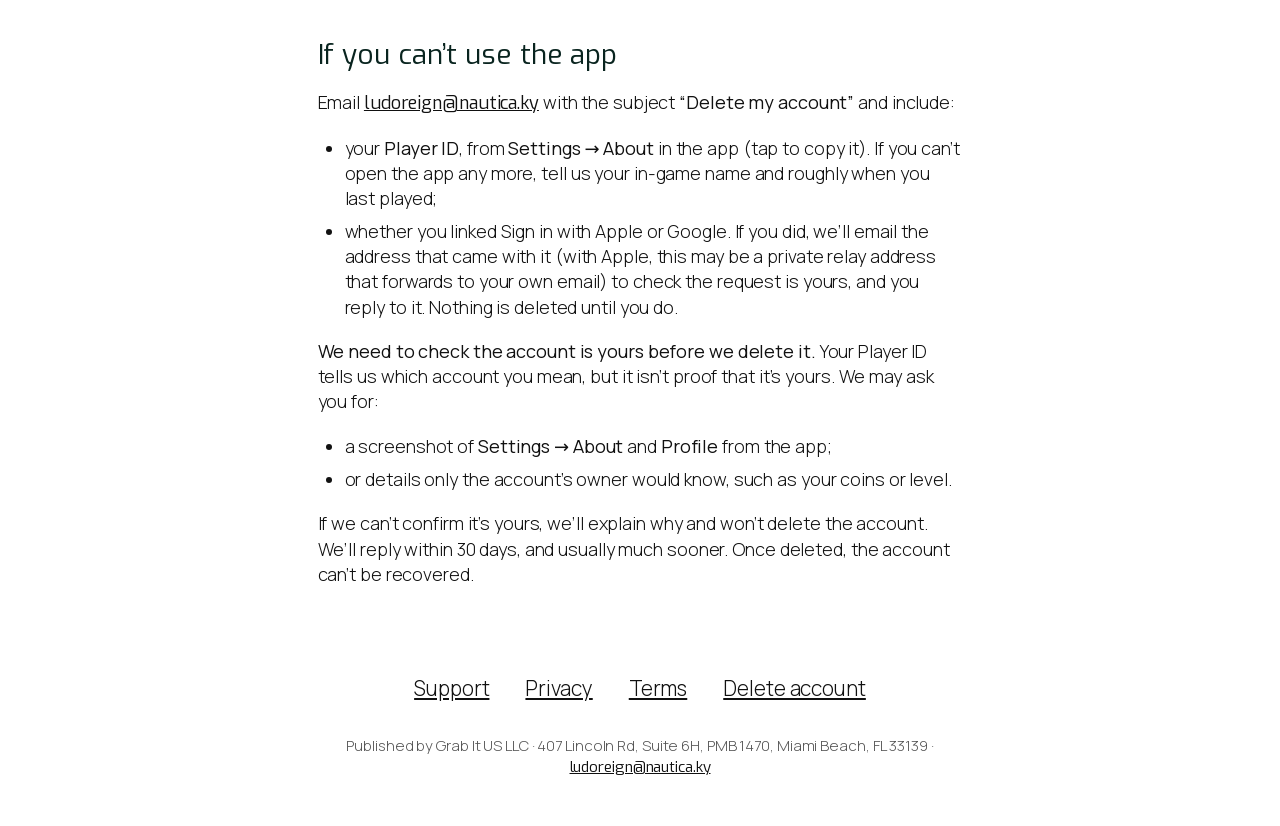
<file: ludo-reign/delete-account/index.html>
<!doctype html>
<html lang="en">
<head>
<meta charset="utf-8">
<meta name="viewport" content="width=device-width, initial-scale=1">
<title>Delete your Ludo Reign account &#8211; Grab It</title>
<link rel="stylesheet" href="/assets/ludo-reign.css">
</head>
<body>
<header class="game"><a href="/ludo-reign/"><img src="/assets/icons/ludo-reign.png" alt="" width="44" height="44"><span>Ludo Reign</span></a></header>
<main>
<div>
		<h1>Delete your Ludo Reign account</h1>
		<div>
<p>Ludo Reign is developed and published by Grab It US LLC (shown as &#8216;Grab It US&#8217; on Google Play).</p>
<h2>The quickest way: in the app</h2>
<ol>
<li>Open Ludo Reign and go to <strong>Profile</strong>.</li>
<li>Tap <strong>Delete account</strong>.</li>
<li>Type <strong>DELETE</strong> to confirm.</li>
</ol>
<p>Your account is deleted straight away.</p>
<p><strong>Changing phones?</strong> You don&#8217;t need to delete anything. Link Sign in with Apple or Google in <strong>Profile</strong>, then sign in with it on your new phone. Sign in with Apple is on iPhone only, so it moves your progress to another iPhone.</p>
<h2>What is deleted</h2>
<ul>
<li>Your progress: coins, trophies, Crown XP, level, statistics and daily bonus streak.</li>
<li>Your items, and the looks you chose.</li>
<li>Your generated name, avatar and flag.</li>
<li>Your weekly ranking entry.</li>
<li>Your linked Apple or Google sign-in, including the email address that came with it.</li>
<li>Your coin history and purchase history.</li>
</ul>
<p>We also revoke your Sign in with Apple link at Apple and delete your record at RevenueCat, our purchase-processing service. If either can&#8217;t be done straight away, we keep trying until it&#8217;s done.</p>
<h2>What is kept, without anything that links to you</h2>
<ul>
<li><strong>Game records:</strong> we keep a record of every move, so games can be checked for fairness. Your player ID and name in them are replaced with &#8220;Deleted player&#8221; and a new random ID.</li>
<li><strong>Purchase records:</strong> a copy with no player ID is kept for refunds and accounting.</li>
<li><strong>Rewarded-ad records:</strong> the coins, day and time, with no player ID, so an ad can&#8217;t be paid twice.</li>
</ul>
<h2>Backups</h2>
<p>Encrypted copies of our database are kept for up to about 31 days, then deleted. Your account may remain in these copies until they expire. They&#8217;re used only to recover the game after a fault.</p>
<h2>Coins, items and Remove ads</h2>
<p>Deleting your account doesn&#8217;t refund purchases. Coins and items can&#8217;t be restored after deletion. <strong>Remove ads</strong> can be restored: tap <strong>Restore purchases</strong> in the Shop while signed in to the same App Store or Google Play account you bought it with, on the same kind of phone.</p>
<h2>If you can&#8217;t use the app</h2>
<p>Email <a href="mailto:ludoreign@nautica.ky">ludoreign@nautica.ky</a> with the subject <strong>&#8220;Delete my account&#8221;</strong> and include:</p>
<ul>
<li>your <strong>Player ID</strong>, from <strong>Settings → About</strong> in the app (tap to copy it). If you can&#8217;t open the app any more, tell us your in-game name and roughly when you last played;</li>
<li>whether you linked Sign in with Apple or Google. If you did, we&#8217;ll email the address that came with it (with Apple, this may be a private relay address that forwards to your own email) to check the request is yours, and you reply to it. Nothing is deleted until you do.</li>
</ul>
<p><strong>We need to check the account is yours before we delete it.</strong> Your Player ID tells us which account you mean, but it isn&#8217;t proof that it&#8217;s yours. We may ask you for:</p>
<ul>
<li>a screenshot of <strong>Settings → About</strong> and <strong>Profile</strong> from the app;</li>
<li>or details only the account&#8217;s owner would know, such as your coins or level.</li>
</ul>
<p>If we can&#8217;t confirm it&#8217;s yours, we&#8217;ll explain why and won&#8217;t delete the account. We&#8217;ll reply within 30 days, and usually much sooner. Once deleted, the account can&#8217;t be recovered.</p>
</div>
	</div>
</main>
<footer class="site-footer">
<div>
<div>
<div><a href="/ludo-reign/support/">Support</a></div>
<div><a href="/ludo-reign/privacy/">Privacy</a></div>
<div><a href="/ludo-reign/terms/">Terms</a></div>
<div><a href="/ludo-reign/delete-account/">Delete account</a></div>
</div>
</div>
<p class="publisher">Published by Grab It US LLC · 407 Lincoln Rd, Suite 6H, PMB 1470, Miami Beach, FL 33139 · <a href="mailto:ludoreign@nautica.ky">ludoreign@nautica.ky</a></p>
</footer>
</body>
</html>
</file>
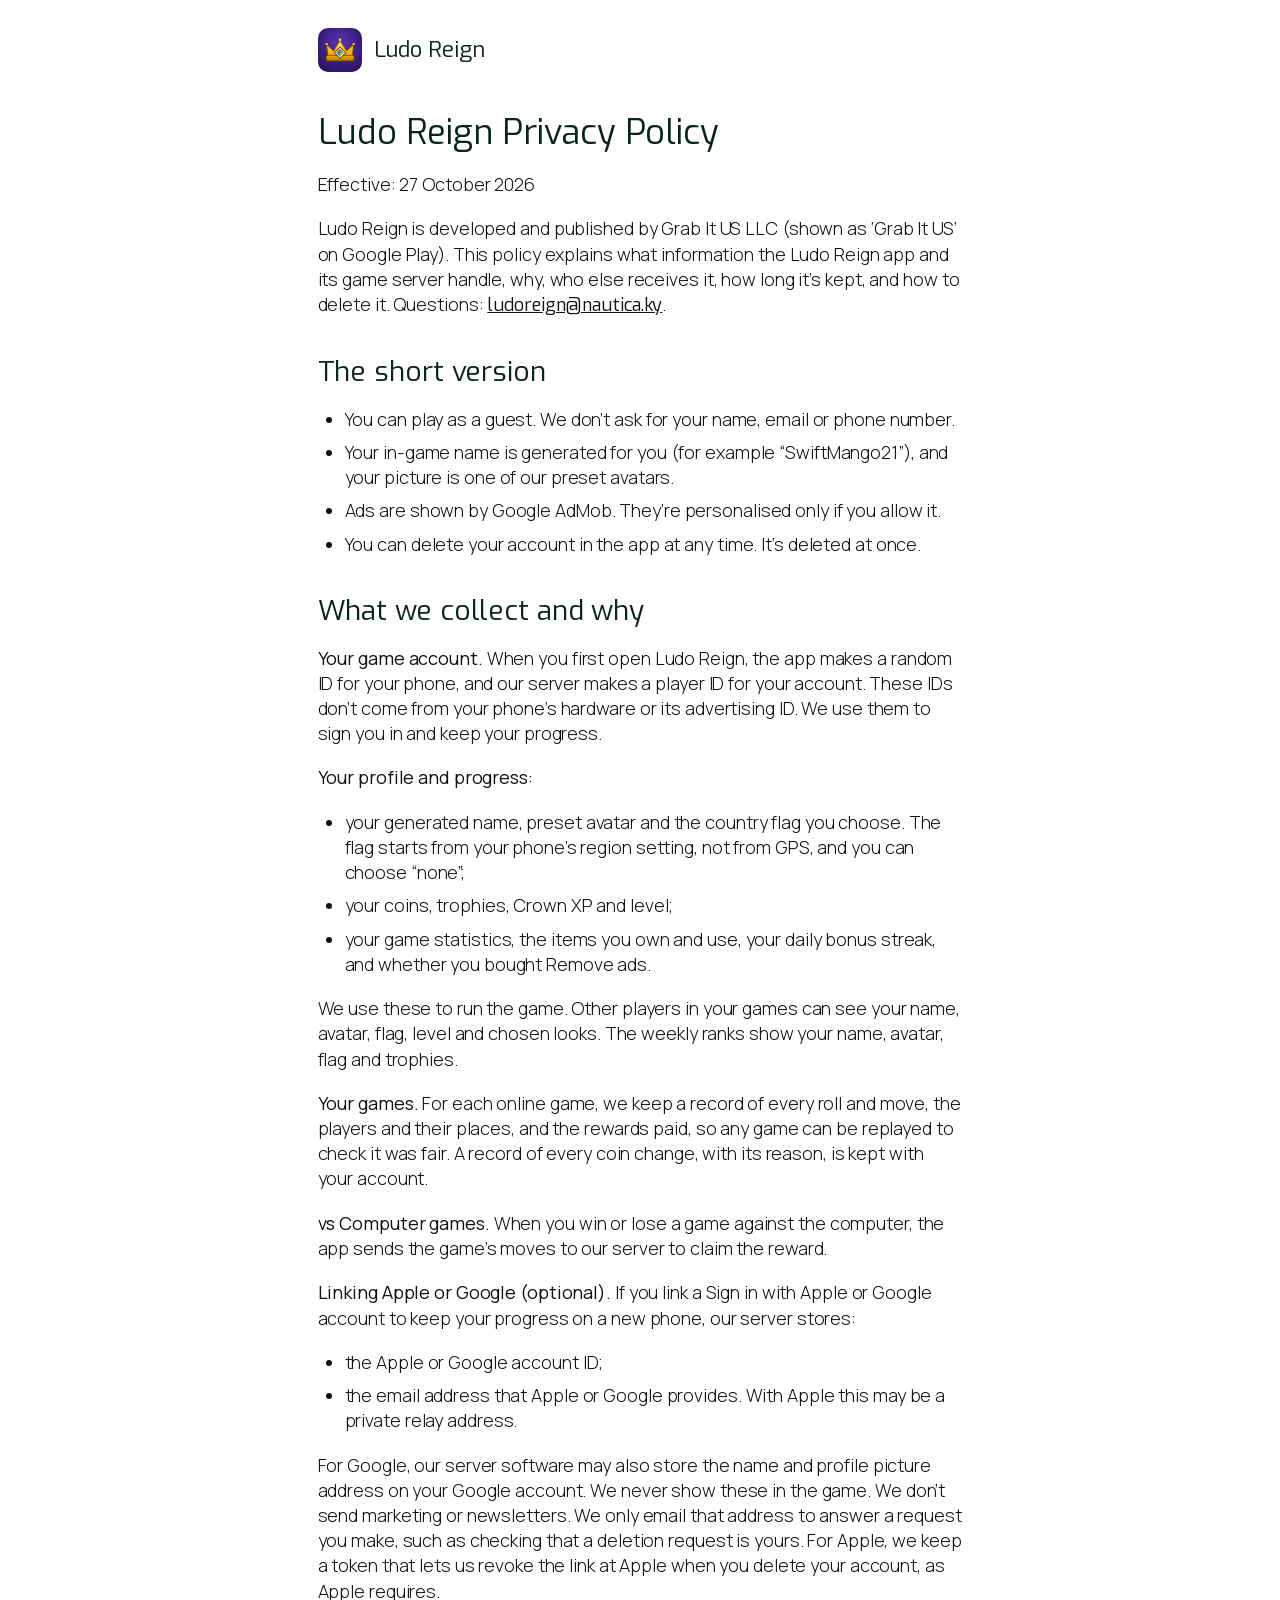
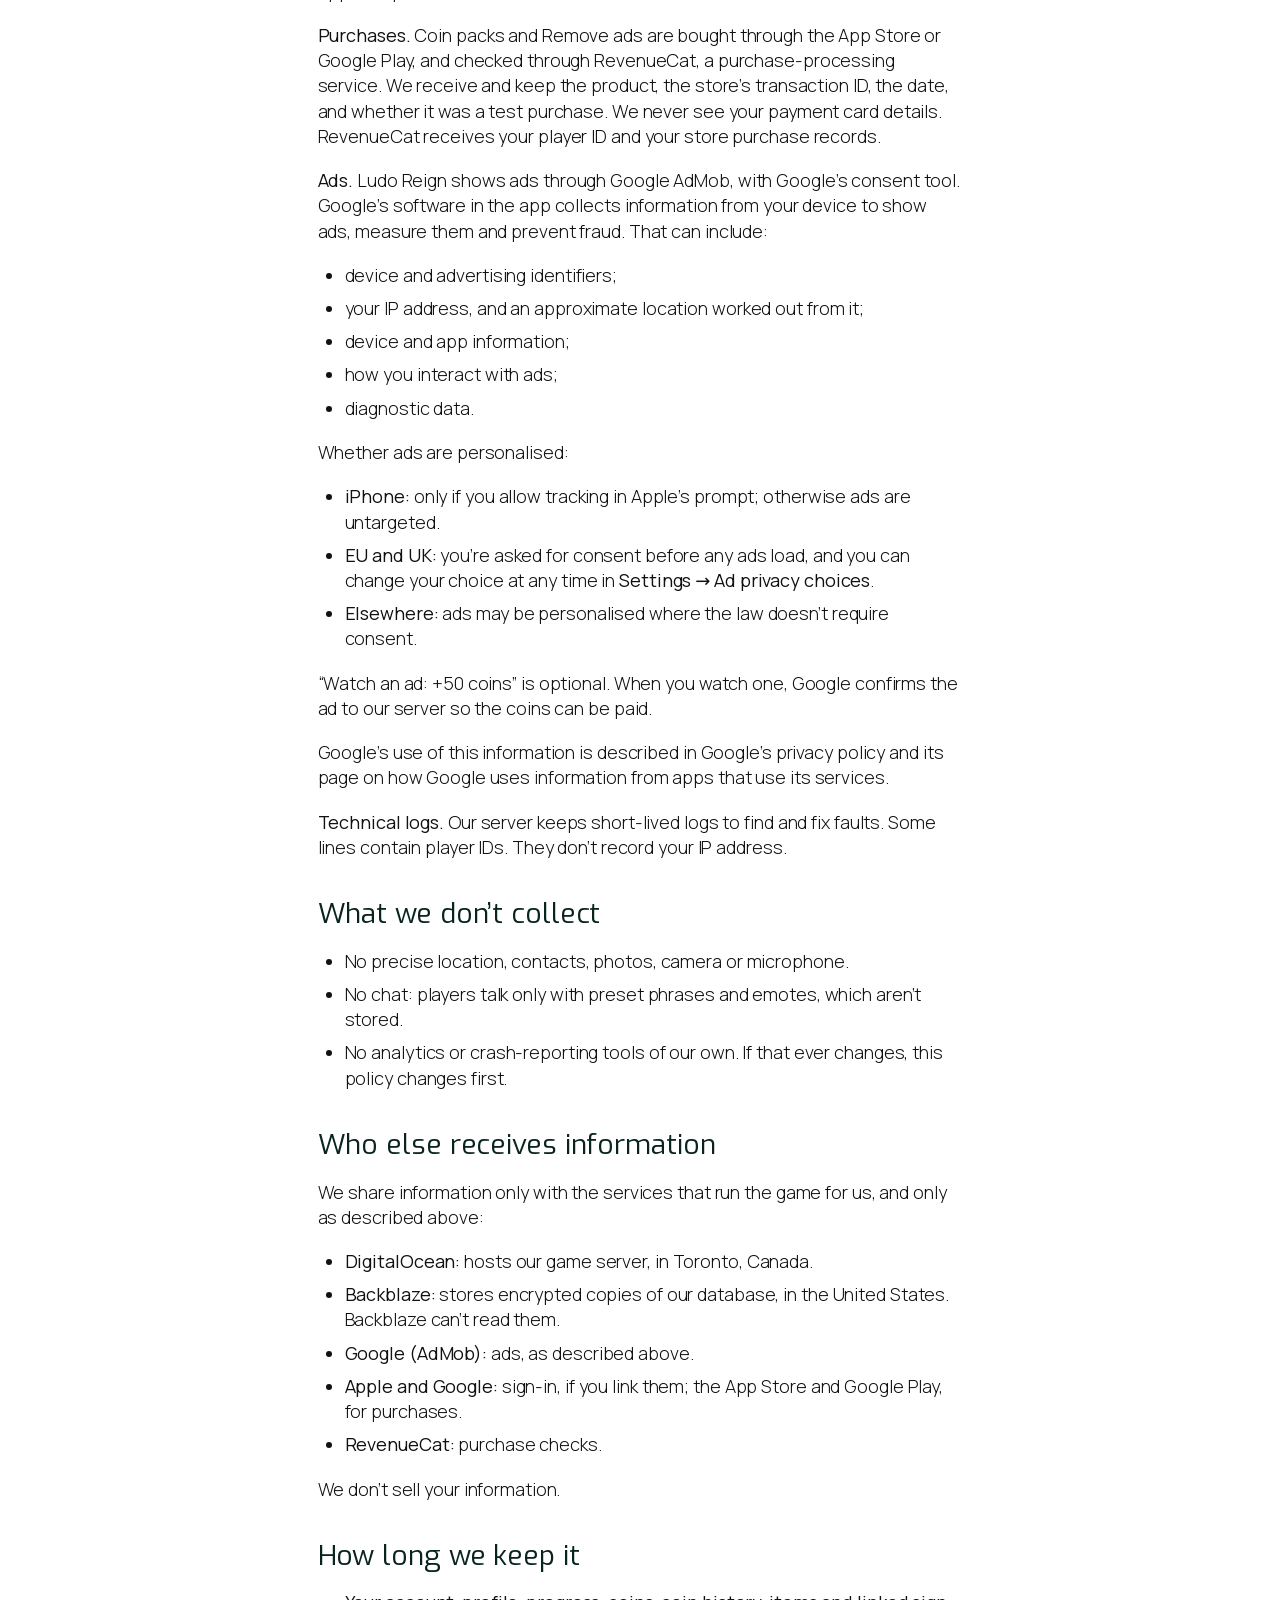
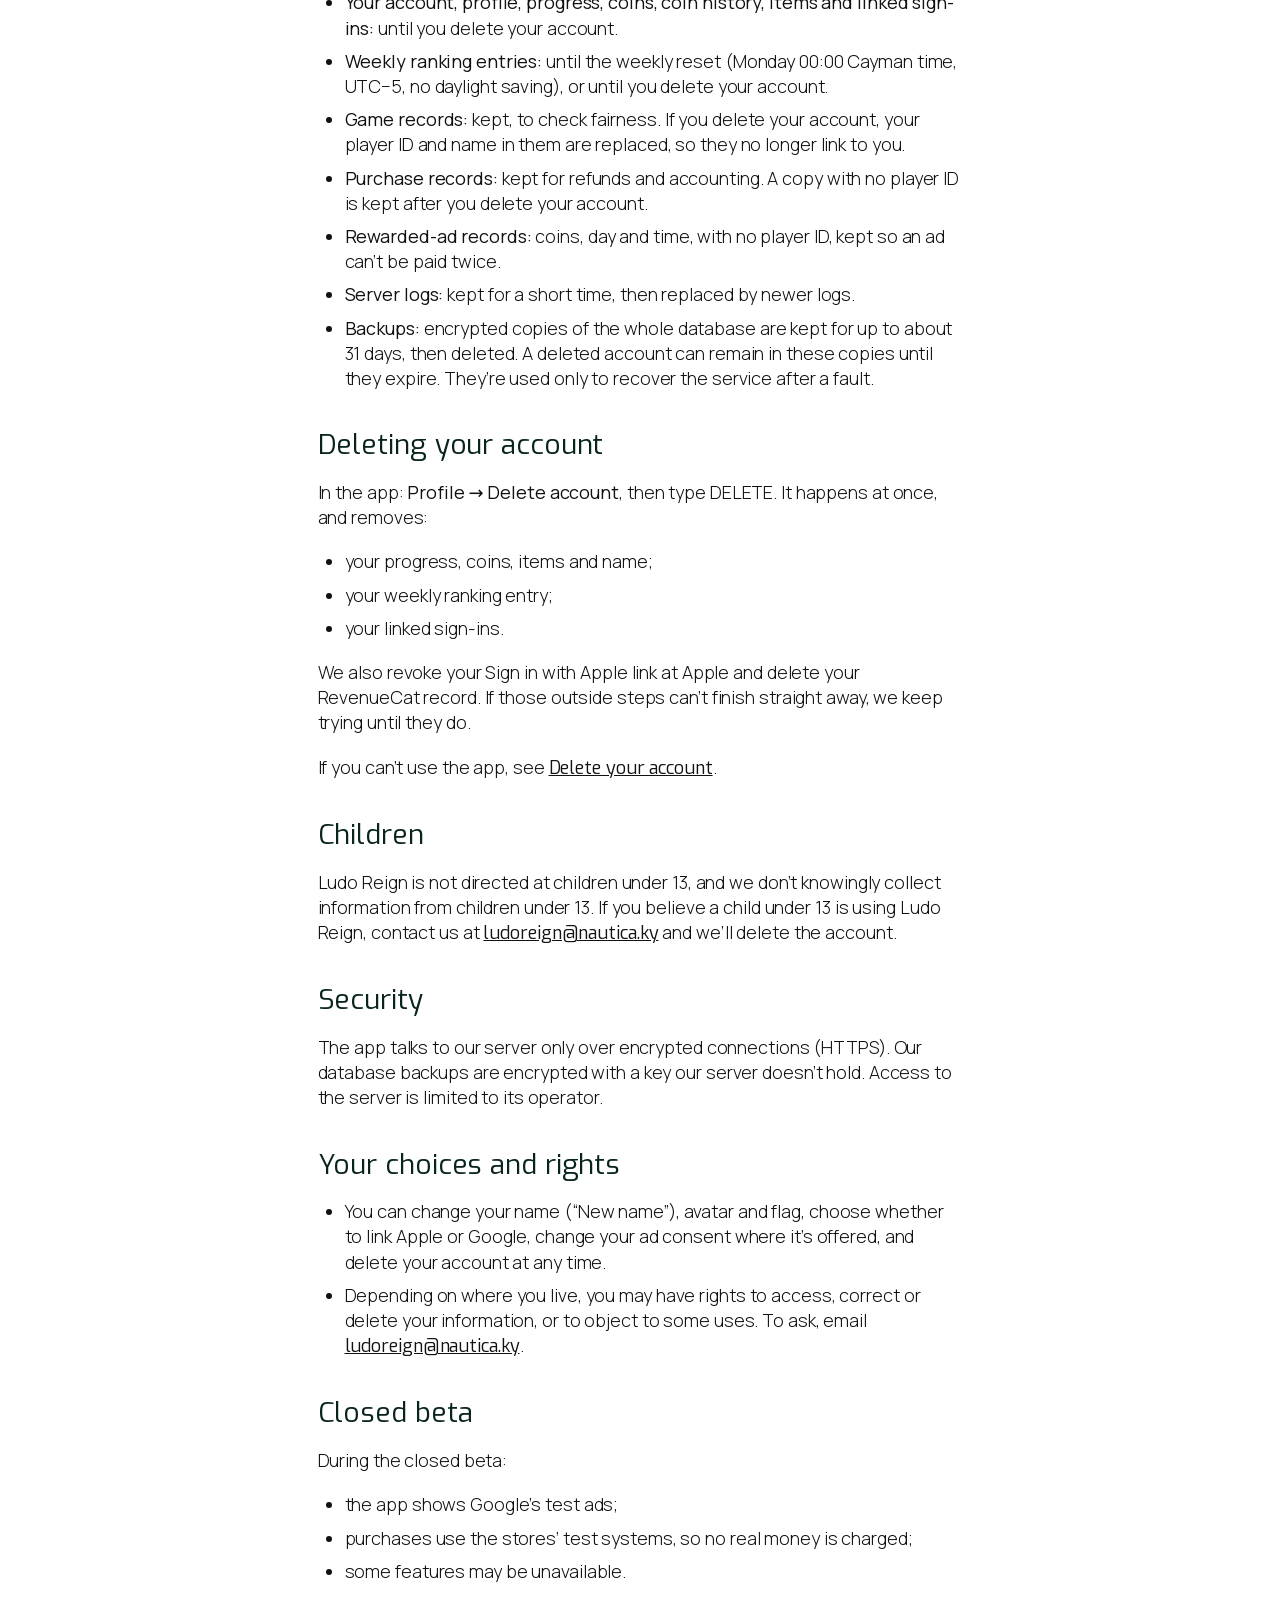
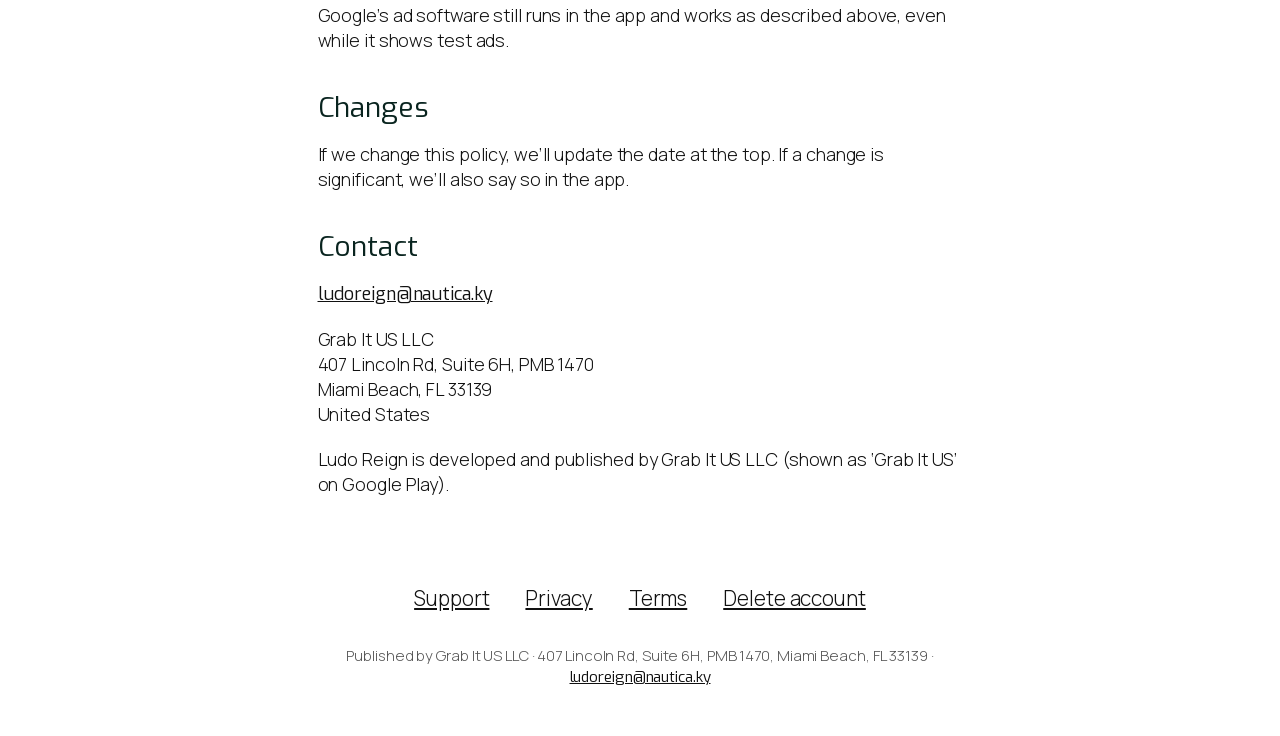
<file: ludo-reign/privacy/index.html>
<!doctype html>
<html lang="en">
<head>
<meta charset="utf-8">
<meta name="viewport" content="width=device-width, initial-scale=1">
<title>Ludo Reign Privacy Policy &#8211; Grab It</title>
<link rel="stylesheet" href="/assets/ludo-reign.css">
</head>
<body>
<header class="game"><a href="/ludo-reign/"><img src="/assets/icons/ludo-reign.png" alt="" width="44" height="44"><span>Ludo Reign</span></a></header>
<main>
<div>
		<h1>Ludo Reign Privacy Policy</h1>
		<div>
<p>Effective: 27 October 2026</p>
<p>Ludo Reign is developed and published by Grab It US LLC (shown as &#8216;Grab It US&#8217; on Google Play). This policy explains what information the Ludo Reign app and its game server handle, why, who else receives it, how long it&#8217;s kept, and how to delete it. Questions: <a href="mailto:ludoreign@nautica.ky">ludoreign@nautica.ky</a>.</p>
<h2>The short version</h2>
<ul>
<li>You can play as a guest. We don&#8217;t ask for your name, email or phone number.</li>
<li>Your in-game name is generated for you (for example &#8220;SwiftMango21&#8221;), and your picture is one of our preset avatars.</li>
<li>Ads are shown by Google AdMob. They&#8217;re personalised only if you allow it.</li>
<li>You can delete your account in the app at any time. It&#8217;s deleted at once.</li>
</ul>
<h2>What we collect and why</h2>
<p><strong>Your game account.</strong> When you first open Ludo Reign, the app makes a random ID for your phone, and our server makes a player ID for your account. These IDs don&#8217;t come from your phone&#8217;s hardware or its advertising ID. We use them to sign you in and keep your progress.</p>
<p><strong>Your profile and progress:</strong></p>
<ul>
<li>your generated name, preset avatar and the country flag you choose. The flag starts from your phone&#8217;s region setting, not from GPS, and you can choose &#8220;none&#8221;;</li>
<li>your coins, trophies, Crown XP and level;</li>
<li>your game statistics, the items you own and use, your daily bonus streak, and whether you bought Remove ads.</li>
</ul>
<p>We use these to run the game. Other players in your games can see your name, avatar, flag, level and chosen looks. The weekly ranks show your name, avatar, flag and trophies.</p>
<p><strong>Your games.</strong> For each online game, we keep a record of every roll and move, the players and their places, and the rewards paid, so any game can be replayed to check it was fair. A record of every coin change, with its reason, is kept with your account.</p>
<p><strong>vs Computer games.</strong> When you win or lose a game against the computer, the app sends the game&#8217;s moves to our server to claim the reward.</p>
<p><strong>Linking Apple or Google (optional).</strong> If you link a Sign in with Apple or Google account to keep your progress on a new phone, our server stores:</p>
<ul>
<li>the Apple or Google account ID;</li>
<li>the email address that Apple or Google provides. With Apple this may be a private relay address.</li>
</ul>
<p>For Google, our server software may also store the name and profile picture address on your Google account. We never show these in the game. We don&#8217;t send marketing or newsletters. We only email that address to answer a request you make, such as checking that a deletion request is yours. For Apple, we keep a token that lets us revoke the link at Apple when you delete your account, as Apple requires.</p>
<p><strong>Purchases.</strong> Coin packs and Remove ads are bought through the App Store or Google Play, and checked through RevenueCat, a purchase-processing service. We receive and keep the product, the store&#8217;s transaction ID, the date, and whether it was a test purchase. We never see your payment card details. RevenueCat receives your player ID and your store purchase records.</p>
<p><strong>Ads.</strong> Ludo Reign shows ads through Google AdMob, with Google&#8217;s consent tool. Google&#8217;s software in the app collects information from your device to show ads, measure them and prevent fraud. That can include:</p>
<ul>
<li>device and advertising identifiers;</li>
<li>your IP address, and an approximate location worked out from it;</li>
<li>device and app information;</li>
<li>how you interact with ads;</li>
<li>diagnostic data.</li>
</ul>
<p>Whether ads are personalised:</p>
<ul>
<li><strong>iPhone:</strong> only if you allow tracking in Apple&#8217;s prompt; otherwise ads are untargeted.</li>
<li><strong>EU and UK:</strong> you&#8217;re asked for consent before any ads load, and you can change your choice at any time in <strong>Settings → Ad privacy choices</strong>.</li>
<li><strong>Elsewhere:</strong> ads may be personalised where the law doesn&#8217;t require consent.</li>
</ul>
<p>&#8220;Watch an ad: +50 coins&#8221; is optional. When you watch one, Google confirms the ad to our server so the coins can be paid.</p>
<p>Google&#8217;s use of this information is described in Google&#8217;s privacy policy and its page on how Google uses information from apps that use its services.</p>
<p><strong>Technical logs.</strong> Our server keeps short-lived logs to find and fix faults. Some lines contain player IDs. They don&#8217;t record your IP address.</p>
<h2>What we don&#8217;t collect</h2>
<ul>
<li>No precise location, contacts, photos, camera or microphone.</li>
<li>No chat: players talk only with preset phrases and emotes, which aren&#8217;t stored.</li>
<li>No analytics or crash-reporting tools of our own. If that ever changes, this policy changes first.</li>
</ul>
<h2>Who else receives information</h2>
<p>We share information only with the services that run the game for us, and only as described above:</p>
<ul>
<li><strong>DigitalOcean:</strong> hosts our game server, in Toronto, Canada.</li>
<li><strong>Backblaze:</strong> stores encrypted copies of our database, in the United States. Backblaze can&#8217;t read them.</li>
<li><strong>Google (AdMob):</strong> ads, as described above.</li>
<li><strong>Apple and Google:</strong> sign-in, if you link them; the App Store and Google Play, for purchases.</li>
<li><strong>RevenueCat:</strong> purchase checks.</li>
</ul>
<p>We don&#8217;t sell your information.</p>
<h2>How long we keep it</h2>
<ul>
<li><strong>Your account, profile, progress, coins, coin history, items and linked sign-ins:</strong> until you delete your account.</li>
<li><strong>Weekly ranking entries:</strong> until the weekly reset (Monday 00:00 Cayman time, UTC−5, no daylight saving), or until you delete your account.</li>
<li><strong>Game records:</strong> kept, to check fairness. If you delete your account, your player ID and name in them are replaced, so they no longer link to you.</li>
<li><strong>Purchase records:</strong> kept for refunds and accounting. A copy with no player ID is kept after you delete your account.</li>
<li><strong>Rewarded-ad records:</strong> coins, day and time, with no player ID, kept so an ad can&#8217;t be paid twice.</li>
<li><strong>Server logs:</strong> kept for a short time, then replaced by newer logs.</li>
<li><strong>Backups:</strong> encrypted copies of the whole database are kept for up to about 31 days, then deleted. A deleted account can remain in these copies until they expire. They&#8217;re used only to recover the service after a fault.</li>
</ul>
<h2>Deleting your account</h2>
<p>In the app: <strong>Profile → Delete account</strong>, then type DELETE. It happens at once, and removes:</p>
<ul>
<li>your progress, coins, items and name;</li>
<li>your weekly ranking entry;</li>
<li>your linked sign-ins.</li>
</ul>
<p>We also revoke your Sign in with Apple link at Apple and delete your RevenueCat record. If those outside steps can&#8217;t finish straight away, we keep trying until they do.</p>
<p>If you can&#8217;t use the app, see <a href="/ludo-reign/delete-account/">Delete your account</a>.</p>
<h2>Children</h2>
<p>Ludo Reign is not directed at children under 13, and we don&#8217;t knowingly collect information from children under 13. If you believe a child under 13 is using Ludo Reign, contact us at <a href="mailto:ludoreign@nautica.ky">ludoreign@nautica.ky</a> and we&#8217;ll delete the account.</p>
<h2>Security</h2>
<p>The app talks to our server only over encrypted connections (HTTPS). Our database backups are encrypted with a key our server doesn&#8217;t hold. Access to the server is limited to its operator.</p>
<h2>Your choices and rights</h2>
<ul>
<li>You can change your name (&#8220;New name&#8221;), avatar and flag, choose whether to link Apple or Google, change your ad consent where it&#8217;s offered, and delete your account at any time.</li>
<li>Depending on where you live, you may have rights to access, correct or delete your information, or to object to some uses. To ask, email <a href="mailto:ludoreign@nautica.ky">ludoreign@nautica.ky</a>.</li>
</ul>
<h2>Closed beta</h2>
<p>During the closed beta:</p>
<ul>
<li>the app shows Google&#8217;s test ads;</li>
<li>purchases use the stores&#8217; test systems, so no real money is charged;</li>
<li>some features may be unavailable.</li>
</ul>
<p>Google&#8217;s ad software still runs in the app and works as described above, even while it shows test ads.</p>
<h2>Changes</h2>
<p>If we change this policy, we&#8217;ll update the date at the top. If a change is significant, we&#8217;ll also say so in the app.</p>
<h2>Contact</h2>
<p><a href="mailto:ludoreign@nautica.ky">ludoreign@nautica.ky</a></p>
<p>Grab It US LLC<br>407 Lincoln Rd, Suite 6H, PMB 1470<br>Miami Beach, FL 33139<br>United States</p>
<p>Ludo Reign is developed and published by Grab It US LLC (shown as &#8216;Grab It US&#8217; on Google Play).</p>
</div>
	</div>
</main>
<footer class="site-footer">
<div>
<div>
<div><a href="/ludo-reign/support/">Support</a></div>
<div><a href="/ludo-reign/privacy/">Privacy</a></div>
<div><a href="/ludo-reign/terms/">Terms</a></div>
<div><a href="/ludo-reign/delete-account/">Delete account</a></div>
</div>
</div>
<p class="publisher">Published by Grab It US LLC · 407 Lincoln Rd, Suite 6H, PMB 1470, Miami Beach, FL 33139 · <a href="mailto:ludoreign@nautica.ky">ludoreign@nautica.ky</a></p>
</footer>
</body>
</html>
</file>
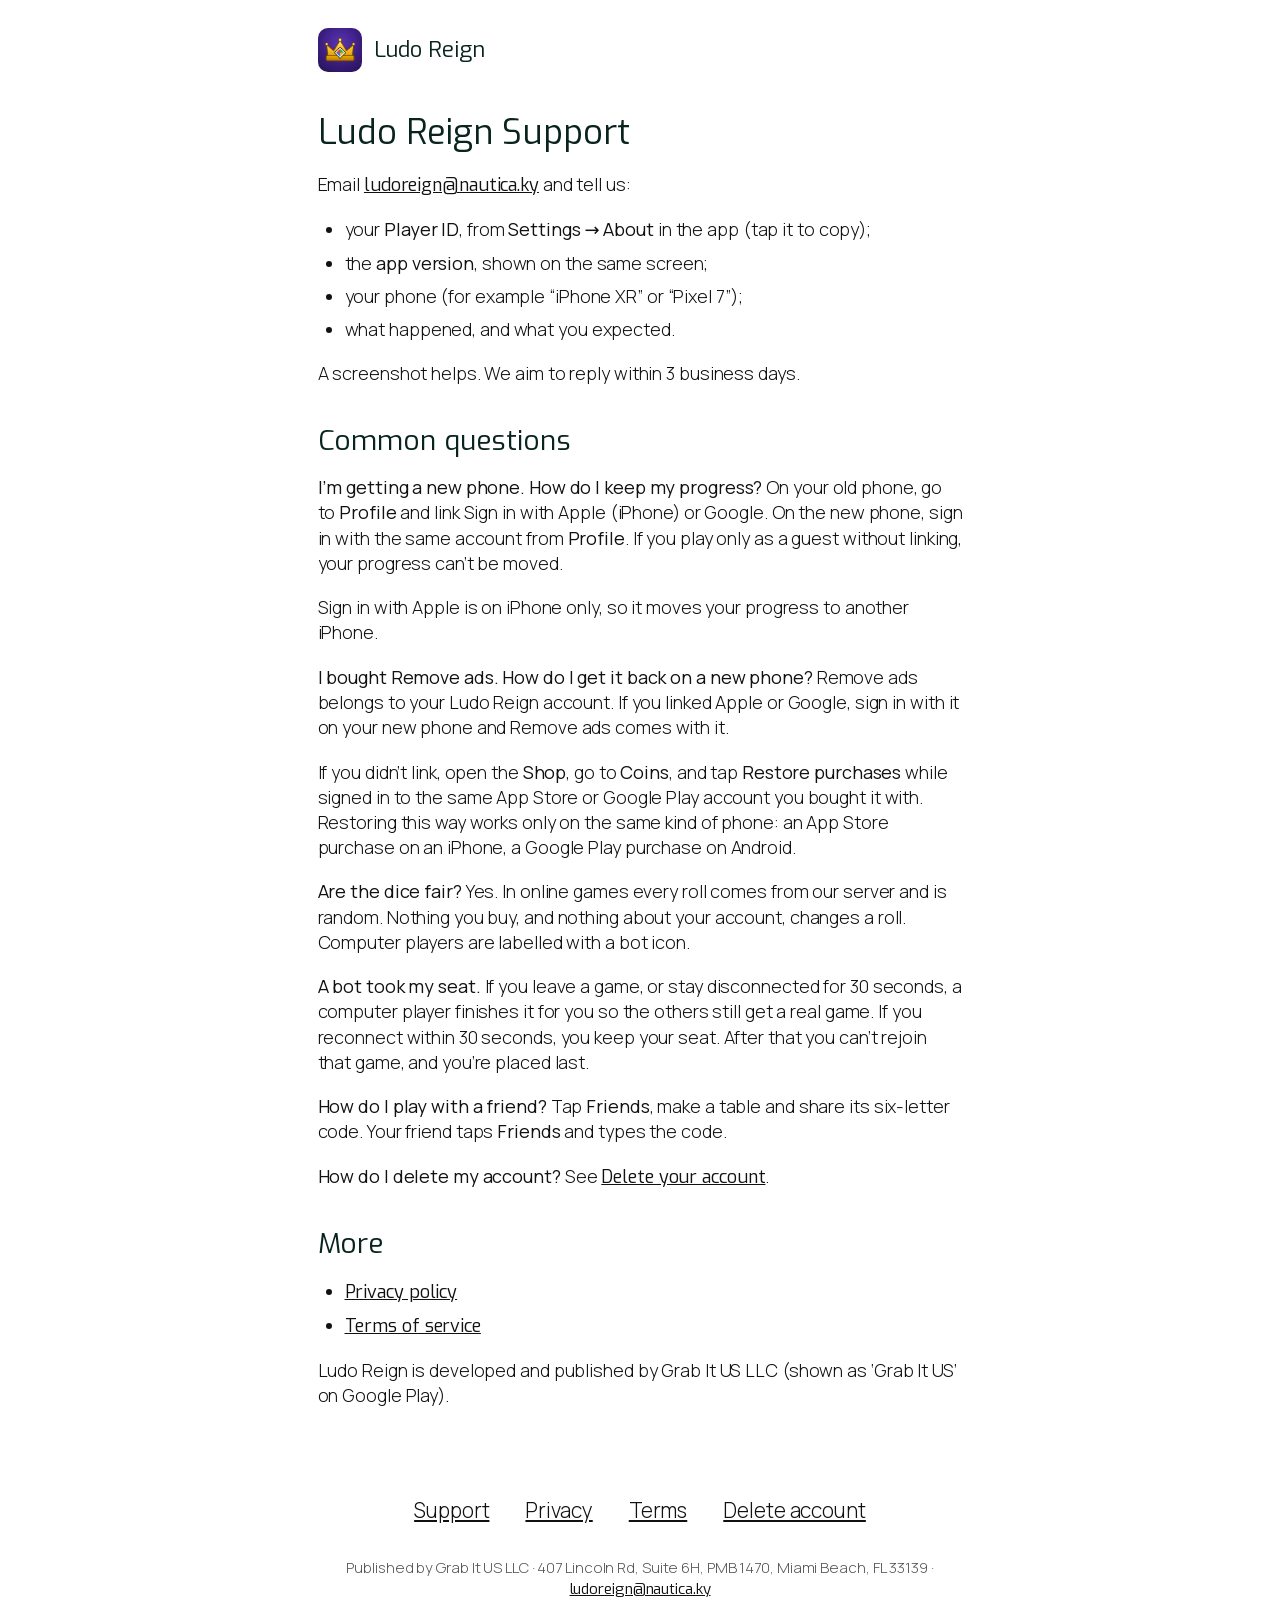
<file: ludo-reign/support/index.html>
<!doctype html>
<html lang="en">
<head>
<meta charset="utf-8">
<meta name="viewport" content="width=device-width, initial-scale=1">
<title>Ludo Reign Support &#8211; Grab It</title>
<link rel="stylesheet" href="/assets/ludo-reign.css">
</head>
<body>
<header class="game"><a href="/ludo-reign/"><img src="/assets/icons/ludo-reign.png" alt="" width="44" height="44"><span>Ludo Reign</span></a></header>
<main>
<div>
		<h1>Ludo Reign Support</h1>
		<div>
<p>Email <a href="mailto:ludoreign@nautica.ky">ludoreign@nautica.ky</a> and tell us:</p>
<ul>
<li>your <strong>Player ID</strong>, from <strong>Settings → About</strong> in the app (tap it to copy);</li>
<li>the <strong>app version</strong>, shown on the same screen;</li>
<li>your phone (for example &#8220;iPhone XR&#8221; or &#8220;Pixel 7&#8221;);</li>
<li>what happened, and what you expected.</li>
</ul>
<p>A screenshot helps. We aim to reply within 3 business days.</p>
<h2>Common questions</h2>
<p><strong>I&#8217;m getting a new phone. How do I keep my progress?</strong> On your old phone, go to <strong>Profile</strong> and link Sign in with Apple (iPhone) or Google. On the new phone, sign in with the same account from <strong>Profile</strong>. If you play only as a guest without linking, your progress can&#8217;t be moved.</p>
<p>Sign in with Apple is on iPhone only, so it moves your progress to another iPhone.</p>
<p><strong>I bought Remove ads. How do I get it back on a new phone?</strong> Remove ads belongs to your Ludo Reign account. If you linked Apple or Google, sign in with it on your new phone and Remove ads comes with it.</p>
<p>If you didn&#8217;t link, open the <strong>Shop</strong>, go to <strong>Coins</strong>, and tap <strong>Restore purchases</strong> while signed in to the same App Store or Google Play account you bought it with. Restoring this way works only on the same kind of phone: an App Store purchase on an iPhone, a Google Play purchase on Android.</p>
<p><strong>Are the dice fair?</strong> Yes. In online games every roll comes from our server and is random. Nothing you buy, and nothing about your account, changes a roll. Computer players are labelled with a bot icon.</p>
<p><strong>A bot took my seat.</strong> If you leave a game, or stay disconnected for 30 seconds, a computer player finishes it for you so the others still get a real game. If you reconnect within 30 seconds, you keep your seat. After that you can&#8217;t rejoin that game, and you&#8217;re placed last.</p>
<p><strong>How do I play with a friend?</strong> Tap <strong>Friends</strong>, make a table and share its six-letter code. Your friend taps <strong>Friends</strong> and types the code.</p>
<p><strong>How do I delete my account?</strong> See <a href="/ludo-reign/delete-account/">Delete your account</a>.</p>
<h2>More</h2>
<ul>
<li><a href="/ludo-reign/privacy/">Privacy policy</a></li>
<li><a href="/ludo-reign/terms/">Terms of service</a></li>
</ul>
<p>Ludo Reign is developed and published by Grab It US LLC (shown as &#8216;Grab It US&#8217; on Google Play).</p>
</div>
	</div>
</main>
<footer class="site-footer">
<div>
<div>
<div><a href="/ludo-reign/support/">Support</a></div>
<div><a href="/ludo-reign/privacy/">Privacy</a></div>
<div><a href="/ludo-reign/terms/">Terms</a></div>
<div><a href="/ludo-reign/delete-account/">Delete account</a></div>
</div>
</div>
<p class="publisher">Published by Grab It US LLC · 407 Lincoln Rd, Suite 6H, PMB 1470, Miami Beach, FL 33139 · <a href="mailto:ludoreign@nautica.ky">ludoreign@nautica.ky</a></p>
</footer>
</body>
</html>
</file>
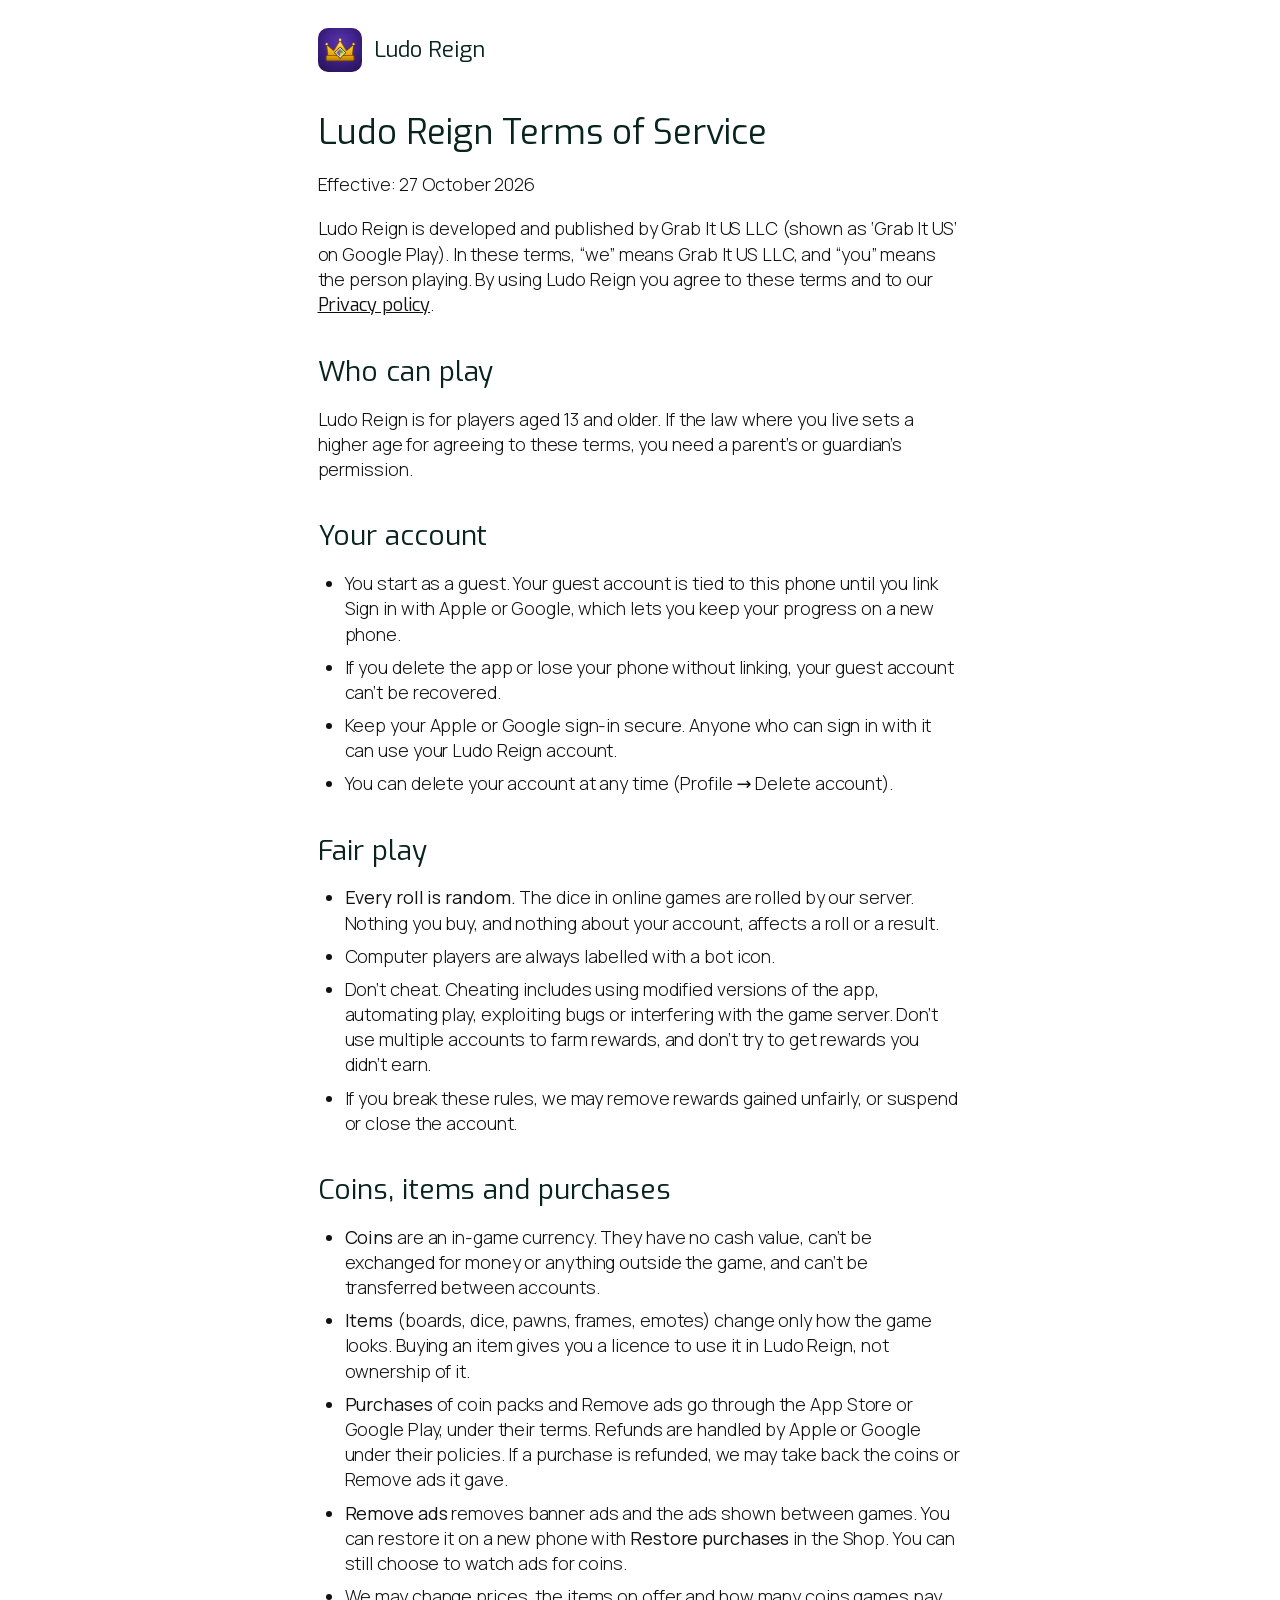
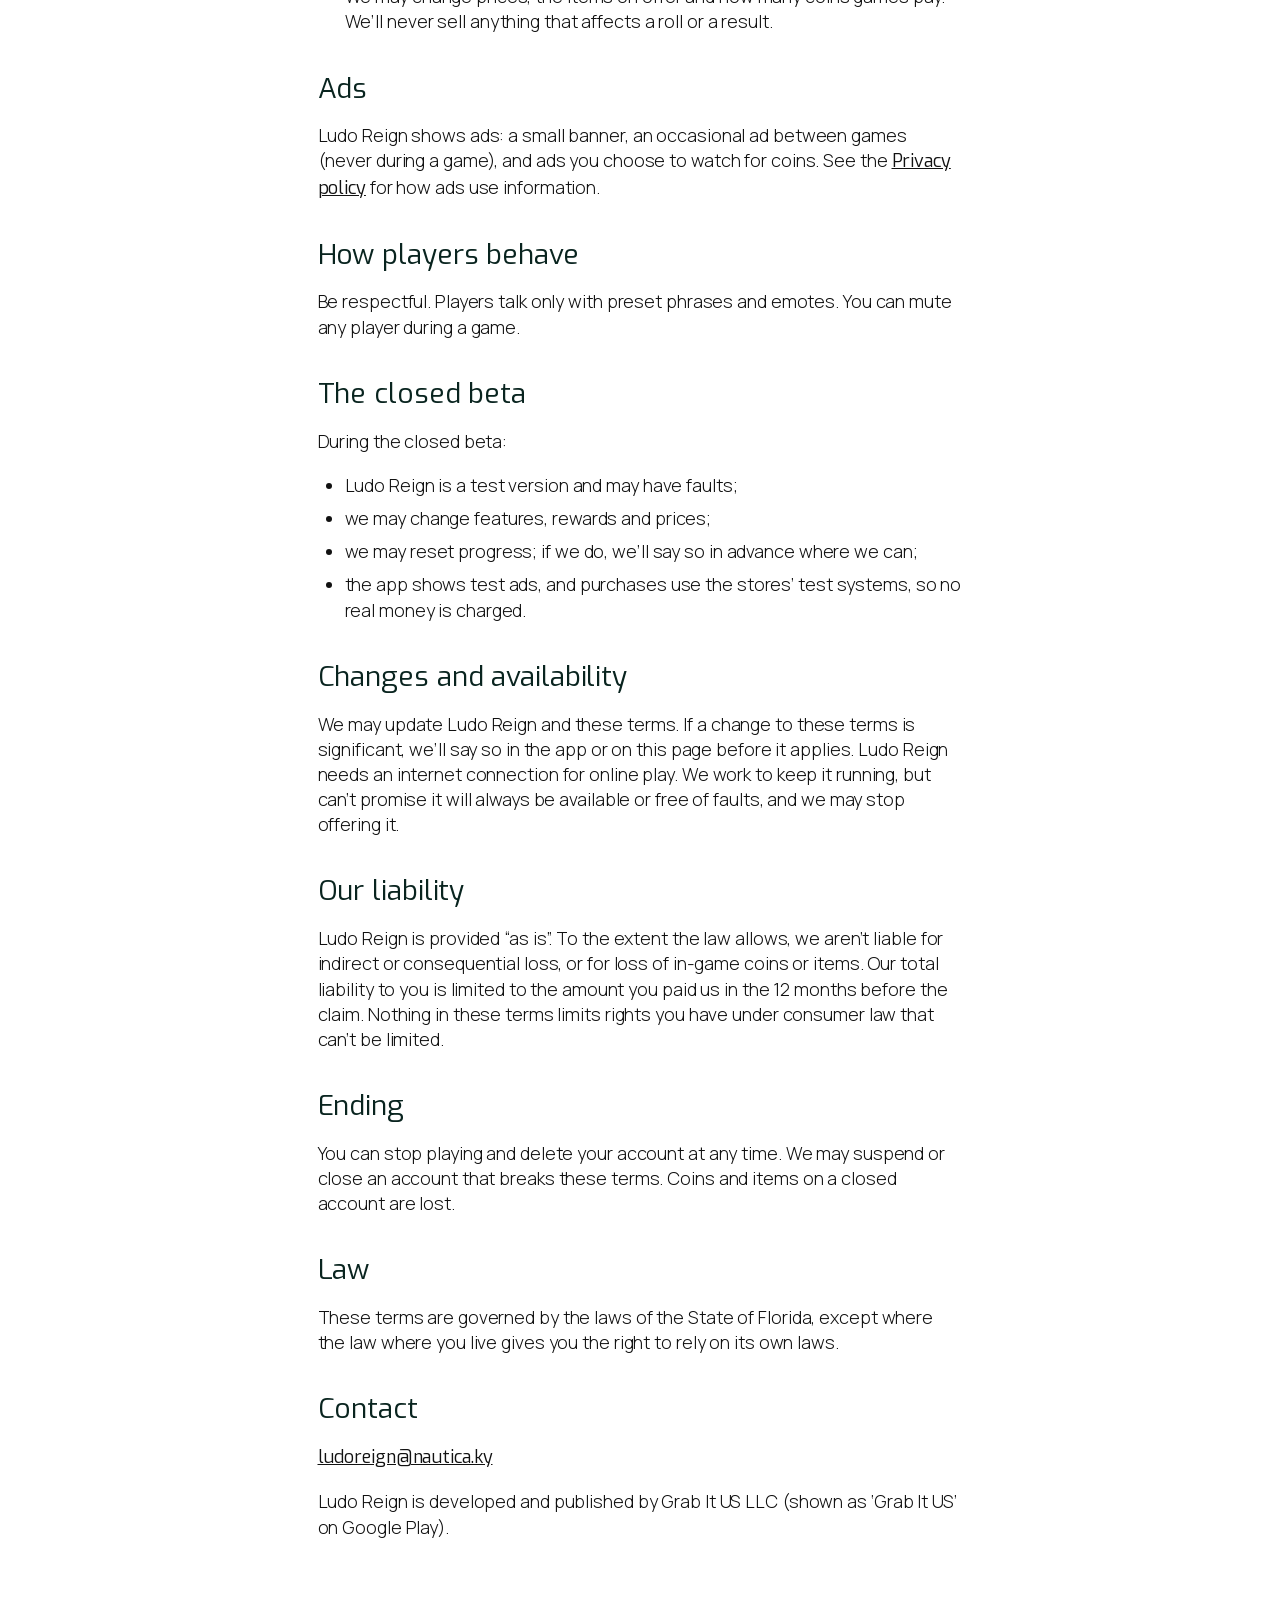
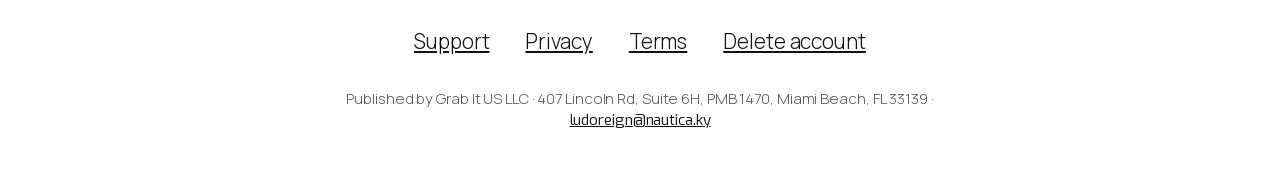
<file: ludo-reign/terms/index.html>
<!doctype html>
<html lang="en">
<head>
<meta charset="utf-8">
<meta name="viewport" content="width=device-width, initial-scale=1">
<title>Ludo Reign Terms of Service &#8211; Grab It</title>
<link rel="stylesheet" href="/assets/ludo-reign.css">
</head>
<body>
<header class="game"><a href="/ludo-reign/"><img src="/assets/icons/ludo-reign.png" alt="" width="44" height="44"><span>Ludo Reign</span></a></header>
<main>
<div>
		<h1>Ludo Reign Terms of Service</h1>
		<div>
<p>Effective: 27 October 2026</p>
<p>Ludo Reign is developed and published by Grab It US LLC (shown as &#8216;Grab It US&#8217; on Google Play). In these terms, &#8220;we&#8221; means Grab It US LLC, and &#8220;you&#8221; means the person playing. By using Ludo Reign you agree to these terms and to our <a href="/ludo-reign/privacy/">Privacy policy</a>.</p>
<h2>Who can play</h2>
<p>Ludo Reign is for players aged 13 and older. If the law where you live sets a higher age for agreeing to these terms, you need a parent&#8217;s or guardian&#8217;s permission.</p>
<h2>Your account</h2>
<ul>
<li>You start as a guest. Your guest account is tied to this phone until you link Sign in with Apple or Google, which lets you keep your progress on a new phone.</li>
<li>If you delete the app or lose your phone without linking, your guest account can&#8217;t be recovered.</li>
<li>Keep your Apple or Google sign-in secure. Anyone who can sign in with it can use your Ludo Reign account.</li>
<li>You can delete your account at any time (Profile → Delete account).</li>
</ul>
<h2>Fair play</h2>
<ul>
<li><strong>Every roll is random.</strong> The dice in online games are rolled by our server. Nothing you buy, and nothing about your account, affects a roll or a result.</li>
<li>Computer players are always labelled with a bot icon.</li>
<li>Don&#8217;t cheat. Cheating includes using modified versions of the app, automating play, exploiting bugs or interfering with the game server. Don&#8217;t use multiple accounts to farm rewards, and don&#8217;t try to get rewards you didn&#8217;t earn.</li>
<li>If you break these rules, we may remove rewards gained unfairly, or suspend or close the account.</li>
</ul>
<h2>Coins, items and purchases</h2>
<ul>
<li><strong>Coins</strong> are an in-game currency. They have no cash value, can&#8217;t be exchanged for money or anything outside the game, and can&#8217;t be transferred between accounts.</li>
<li><strong>Items</strong> (boards, dice, pawns, frames, emotes) change only how the game looks. Buying an item gives you a licence to use it in Ludo Reign, not ownership of it.</li>
<li><strong>Purchases</strong> of coin packs and Remove ads go through the App Store or Google Play, under their terms. Refunds are handled by Apple or Google under their policies. If a purchase is refunded, we may take back the coins or Remove ads it gave.</li>
<li><strong>Remove ads</strong> removes banner ads and the ads shown between games. You can restore it on a new phone with <strong>Restore purchases</strong> in the Shop. You can still choose to watch ads for coins.</li>
<li>We may change prices, the items on offer and how many coins games pay. We&#8217;ll never sell anything that affects a roll or a result.</li>
</ul>
<h2>Ads</h2>
<p>Ludo Reign shows ads: a small banner, an occasional ad between games (never during a game), and ads you choose to watch for coins. See the <a href="/ludo-reign/privacy/">Privacy policy</a> for how ads use information.</p>
<h2>How players behave</h2>
<p>Be respectful. Players talk only with preset phrases and emotes. You can mute any player during a game.</p>
<h2>The closed beta</h2>
<p>During the closed beta:</p>
<ul>
<li>Ludo Reign is a test version and may have faults;</li>
<li>we may change features, rewards and prices;</li>
<li>we may reset progress; if we do, we&#8217;ll say so in advance where we can;</li>
<li>the app shows test ads, and purchases use the stores&#8217; test systems, so no real money is charged.</li>
</ul>
<h2>Changes and availability</h2>
<p>We may update Ludo Reign and these terms. If a change to these terms is significant, we&#8217;ll say so in the app or on this page before it applies. Ludo Reign needs an internet connection for online play. We work to keep it running, but can&#8217;t promise it will always be available or free of faults, and we may stop offering it.</p>
<h2>Our liability</h2>
<p>Ludo Reign is provided &#8220;as is&#8221;. To the extent the law allows, we aren&#8217;t liable for indirect or consequential loss, or for loss of in-game coins or items. Our total liability to you is limited to the amount you paid us in the 12 months before the claim. Nothing in these terms limits rights you have under consumer law that can&#8217;t be limited.</p>
<h2>Ending</h2>
<p>You can stop playing and delete your account at any time. We may suspend or close an account that breaks these terms. Coins and items on a closed account are lost.</p>
<h2>Law</h2>
<p>These terms are governed by the laws of the State of Florida, except where the law where you live gives you the right to rely on its own laws.</p>
<h2>Contact</h2>
<p><a href="mailto:ludoreign@nautica.ky">ludoreign@nautica.ky</a></p>
<p>Ludo Reign is developed and published by Grab It US LLC (shown as &#8216;Grab It US&#8217; on Google Play).</p>
</div>
	</div>
</main>
<footer class="site-footer">
<div>
<div>
<div><a href="/ludo-reign/support/">Support</a></div>
<div><a href="/ludo-reign/privacy/">Privacy</a></div>
<div><a href="/ludo-reign/terms/">Terms</a></div>
<div><a href="/ludo-reign/delete-account/">Delete account</a></div>
</div>
</div>
<p class="publisher">Published by Grab It US LLC · 407 Lincoln Rd, Suite 6H, PMB 1470, Miami Beach, FL 33139 · <a href="mailto:ludoreign@nautica.ky">ludoreign@nautica.ky</a></p>
</footer>
</body>
</html>
</file>
<file: assets/site.css>
/* Home page and Easy Days pages. System fonts only. */
:root { --ink: #1e1e1e; --muted: #5b6460; --line: #e3e7e4; --accent: #1a744c; --bg: #ffffff; color-scheme: light; }
* { box-sizing: border-box; }
body { margin: 0; background: var(--bg); color: var(--ink); font: 18px/1.55 system-ui, -apple-system, "Segoe UI", Roboto, sans-serif; }
main, footer { max-width: 680px; margin: 0 auto; padding: 0 20px; }
main { padding-top: 40px; }
h1 { font-size: 32px; line-height: 1.2; margin: 0 0 24px; }
h2 { font-size: 22px; margin: 28px 0 8px; }
p { margin: 0 0 14px; }
a { color: var(--accent); }
ul.apps { list-style: none; padding: 0; margin: 0; }
li.app { display: flex; gap: 18px; padding: 22px 0; border-top: 1px solid var(--line); }
li.app img, li.app .noicon { border-radius: 16px; flex: none; width: 72px; height: 72px; }
li.app .noicon { background: var(--line); }
li.app h2 { margin: 0 0 4px; }
ul.links { list-style: none; padding: 0; margin: 0 0 8px; display: flex; flex-wrap: wrap; gap: 6px 16px; }
p.email { color: var(--muted); font-size: 16px; }
footer.site-footer { padding-top: 40px; padding-bottom: 48px; color: var(--muted); font-size: 14px; }
footer.site-footer p { margin: 0; }
</file>
<file: alert-cayman/site.css>
/* Fonts, served from this site (Latin set; see README, "Fonts"). The same
   files and weights the pages used to load from Google Fonts. */
@font-face { font-family: 'Manrope'; font-style: normal; font-weight: 500; font-display: swap; src: url(/assets/fonts/manrope/manrope-latin.woff2) format('woff2'); unicode-range: U+0000-00FF, U+0131, U+0152-0153, U+02BB-02BC, U+02C6, U+02DA, U+02DC, U+0304, U+0308, U+0329, U+2000-206F, U+20AC, U+2122, U+2191, U+2193, U+2212, U+2215, U+FEFF, U+FFFD; }
@font-face { font-family: 'Manrope'; font-style: normal; font-weight: 700; font-display: swap; src: url(/assets/fonts/manrope/manrope-latin.woff2) format('woff2'); unicode-range: U+0000-00FF, U+0131, U+0152-0153, U+02BB-02BC, U+02C6, U+02DA, U+02DC, U+0304, U+0308, U+0329, U+2000-206F, U+20AC, U+2122, U+2191, U+2193, U+2212, U+2215, U+FEFF, U+FFFD; }
@font-face { font-family: 'Manrope'; font-style: normal; font-weight: 800; font-display: swap; src: url(/assets/fonts/manrope/manrope-latin.woff2) format('woff2'); unicode-range: U+0000-00FF, U+0131, U+0152-0153, U+02BB-02BC, U+02C6, U+02DA, U+02DC, U+0304, U+0308, U+0329, U+2000-206F, U+20AC, U+2122, U+2191, U+2193, U+2212, U+2215, U+FEFF, U+FFFD; }
@font-face { font-family: 'Yellowtail'; font-style: normal; font-weight: 400; font-display: swap; src: url(/assets/fonts/yellowtail/yellowtail-400-latin.woff2) format('woff2'); unicode-range: U+0000-00FF, U+0131, U+0152-0153, U+02BB-02BC, U+02C6, U+02DA, U+02DC, U+0304, U+0308, U+0329, U+2000-206F, U+20AC, U+2122, U+2191, U+2193, U+2212, U+2215, U+FEFF, U+FFFD; }

/* Public pages (privacy, terms, support). Same palette as the app. Dark only. */
:root {
  --bg: #0a1820;
  --surface: #121c22;
  --border: #24323b;
  --text: #f2f4f5;
  --body: #c9d2d7;
  --muted: #a7b3ba;
  --amber: #f5a524;
  --crimson: #e0303f; /* wordmark only */
  color-scheme: dark;
}
* { box-sizing: border-box; }
body {
  margin: 0;
  background: var(--bg);
  color: var(--body);
  font: 500 16px/1.6 Manrope, system-ui, sans-serif;
}
header, main, footer { max-width: 760px; margin: 0 auto; padding: 0 16px; }
header { padding-top: 28px; display: flex; align-items: center; gap: 16px; flex-wrap: wrap; }
.mark { display: inline-flex; flex-direction: column; align-items: flex-end; line-height: 1; text-decoration: none; }
.mark .alert { color: var(--text); font-weight: 800; font-size: 30px; letter-spacing: -0.5px; }
.mark .bang { color: var(--amber); }
.mark .cayman { font-family: Yellowtail, cursive; color: var(--crimson); font-size: 21px; transform: translateY(-2px) rotate(-5deg); }
nav { display: flex; gap: 14px; flex-wrap: wrap; }
nav a { color: var(--muted); }
h1 { color: var(--text); font-weight: 800; font-size: 32px; letter-spacing: -0.5px; margin: 32px 0 4px; }
h2 { color: var(--text); font-weight: 800; font-size: 20px; margin: 32px 0 8px; }
a { color: var(--amber); }
.meta { color: var(--muted); font-size: 14px; }
.draft { border: 1px solid var(--amber); border-radius: 12px; padding: 12px 16px; color: var(--text); background: var(--surface); }
.box { border: 1px solid var(--border); border-radius: 16px; padding: 16px 18px; background: var(--surface); }
table { width: 100%; border-collapse: collapse; font-size: 15px; }
th, td { text-align: left; vertical-align: top; padding: 10px 8px; border-bottom: 1px solid var(--border); }
th { color: var(--text); }
footer { padding: 40px 16px 48px; color: var(--muted); font-size: 14px; }

/* Phones: stack table rows (what / why / how long) instead of three columns. */
@media (max-width: 560px) {
  table, tbody, tr, td { display: block; }
  tr:first-child { display: none; }
  tr { border-bottom: 1px solid var(--border); padding: 10px 0; }
  td { border: 0; padding: 2px 0; }
  td:first-child { color: var(--text); font-weight: 800; }
}
</file>
<file: assets/ludo-reign.css>
/* Fonts, served from this site (Latin set; see README, "Fonts"). The same
   files and weights the pages used to load from Google Fonts. */
@font-face { font-family: 'Exo'; font-style: normal; font-weight: 400; font-display: swap; src: url(/assets/fonts/exo/exo-400-latin.woff2) format('woff2'); unicode-range: U+0000-00FF, U+0131, U+0152-0153, U+02BB-02BC, U+02C6, U+02DA, U+02DC, U+0304, U+0308, U+0329, U+2000-206F, U+20AC, U+2122, U+2191, U+2193, U+2212, U+2215, U+FEFF, U+FFFD; }
@font-face { font-family: 'Manrope'; font-style: normal; font-weight: 300; font-display: swap; src: url(/assets/fonts/manrope/manrope-latin.woff2) format('woff2'); unicode-range: U+0000-00FF, U+0131, U+0152-0153, U+02BB-02BC, U+02C6, U+02DA, U+02DC, U+0304, U+0308, U+0329, U+2000-206F, U+20AC, U+2122, U+2191, U+2193, U+2212, U+2215, U+FEFF, U+FFFD; }
@font-face { font-family: 'Manrope'; font-style: normal; font-weight: 400; font-display: swap; src: url(/assets/fonts/manrope/manrope-latin.woff2) format('woff2'); unicode-range: U+0000-00FF, U+0131, U+0152-0153, U+02BB-02BC, U+02C6, U+02DA, U+02DC, U+0304, U+0308, U+0329, U+2000-206F, U+20AC, U+2122, U+2191, U+2193, U+2212, U+2215, U+FEFF, U+FFFD; }

/* Ludo Reign's pages, matching their layout on the old site: one column of
   645px, Manrope for text and Exo for headings and links. */
* { box-sizing: border-box; }
body { margin: 0; background: #fff; color: #111; font: 300 18px/1.4 Manrope, system-ui, sans-serif; letter-spacing: -0.1px; }
/* In place of the old "Grab It" wordmark: the crown and the game's name,
   linking to the game's home page (the publisher is in the footer). */
header.game { max-width: 705px; margin: 0 auto; padding: 28px 30px 0; }
header.game a { display: inline-flex; align-items: center; gap: 12px; text-decoration: none; color: #09241f; font: 400 22px/1.2 Exo, system-ui, sans-serif; }
header.game img { width: 44px; height: 44px; border-radius: 10px; }
main { max-width: 705px; margin: 0 auto; padding: 36px 30px 30px; }
h1, h2 { font-family: Exo, system-ui, sans-serif; font-weight: 400; color: #09241f; }
h1 { font-size: 34.4px; line-height: 1.125; margin: 0 0 19.2px; }
h2 { font-size: 28px; line-height: 1.125; margin: 38px 0 0; }
p, ul, ol { margin: 19.2px 0 0; }
ul, ol { padding-left: 1.5em; }
li { margin-top: 8px; }
strong { font-weight: 400; }
a { font-family: Exo, system-ui, sans-serif; font-weight: 400; color: #111; }
a { text-decoration: underline; }
/* The original footer: a centred, wrapping row of underlined links. */
footer.site-footer { max-width: 705px; margin: 19.2px auto 0; padding: 30px 30px 48px; color: #555; font-size: 15px; }
footer.site-footer > div > div { display: flex; flex-wrap: wrap; justify-content: center; gap: 20px; }
footer.site-footer > div a { font: 300 20.76px/1.4 Manrope, system-ui, sans-serif; color: #111; display: inline-block; padding: 8px; }
footer.site-footer p.publisher { margin: 24px 0 0; text-align: center; }
footer.site-footer p.publisher a { color: #111; }
</file>
